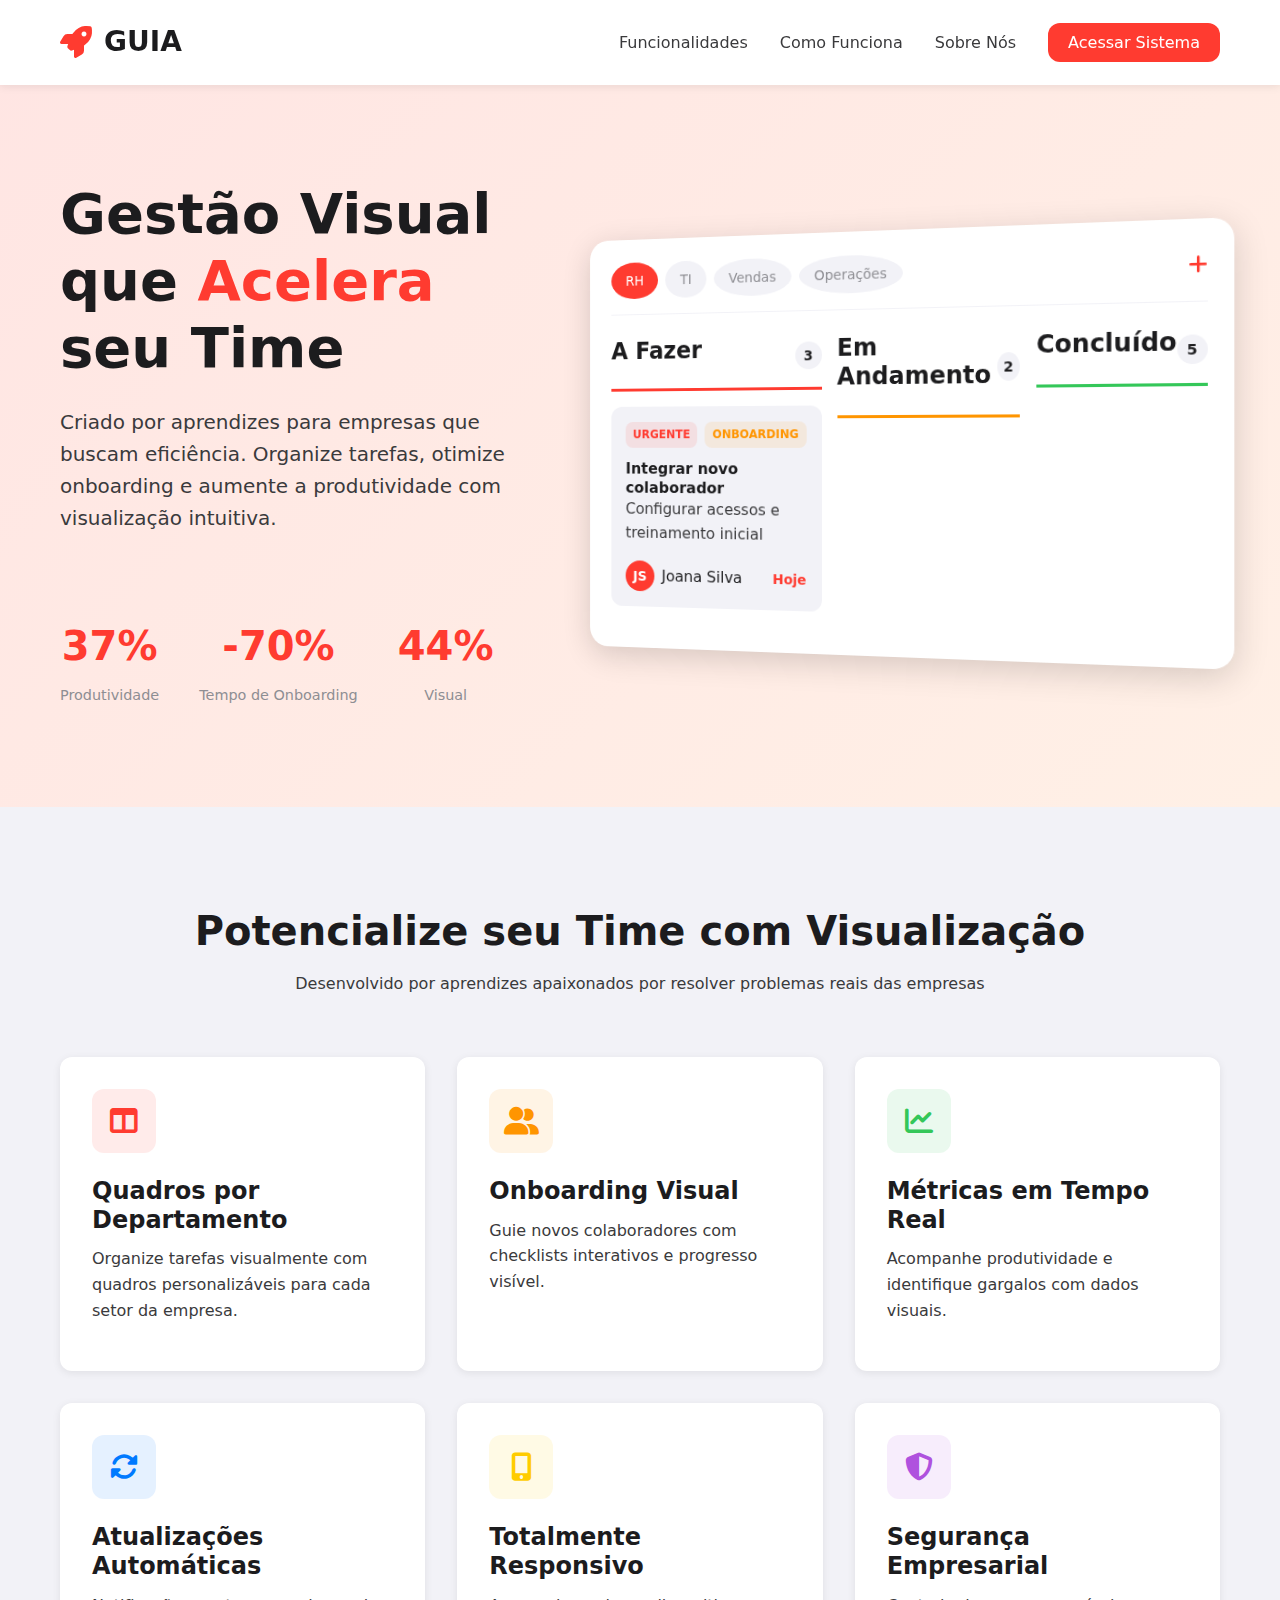
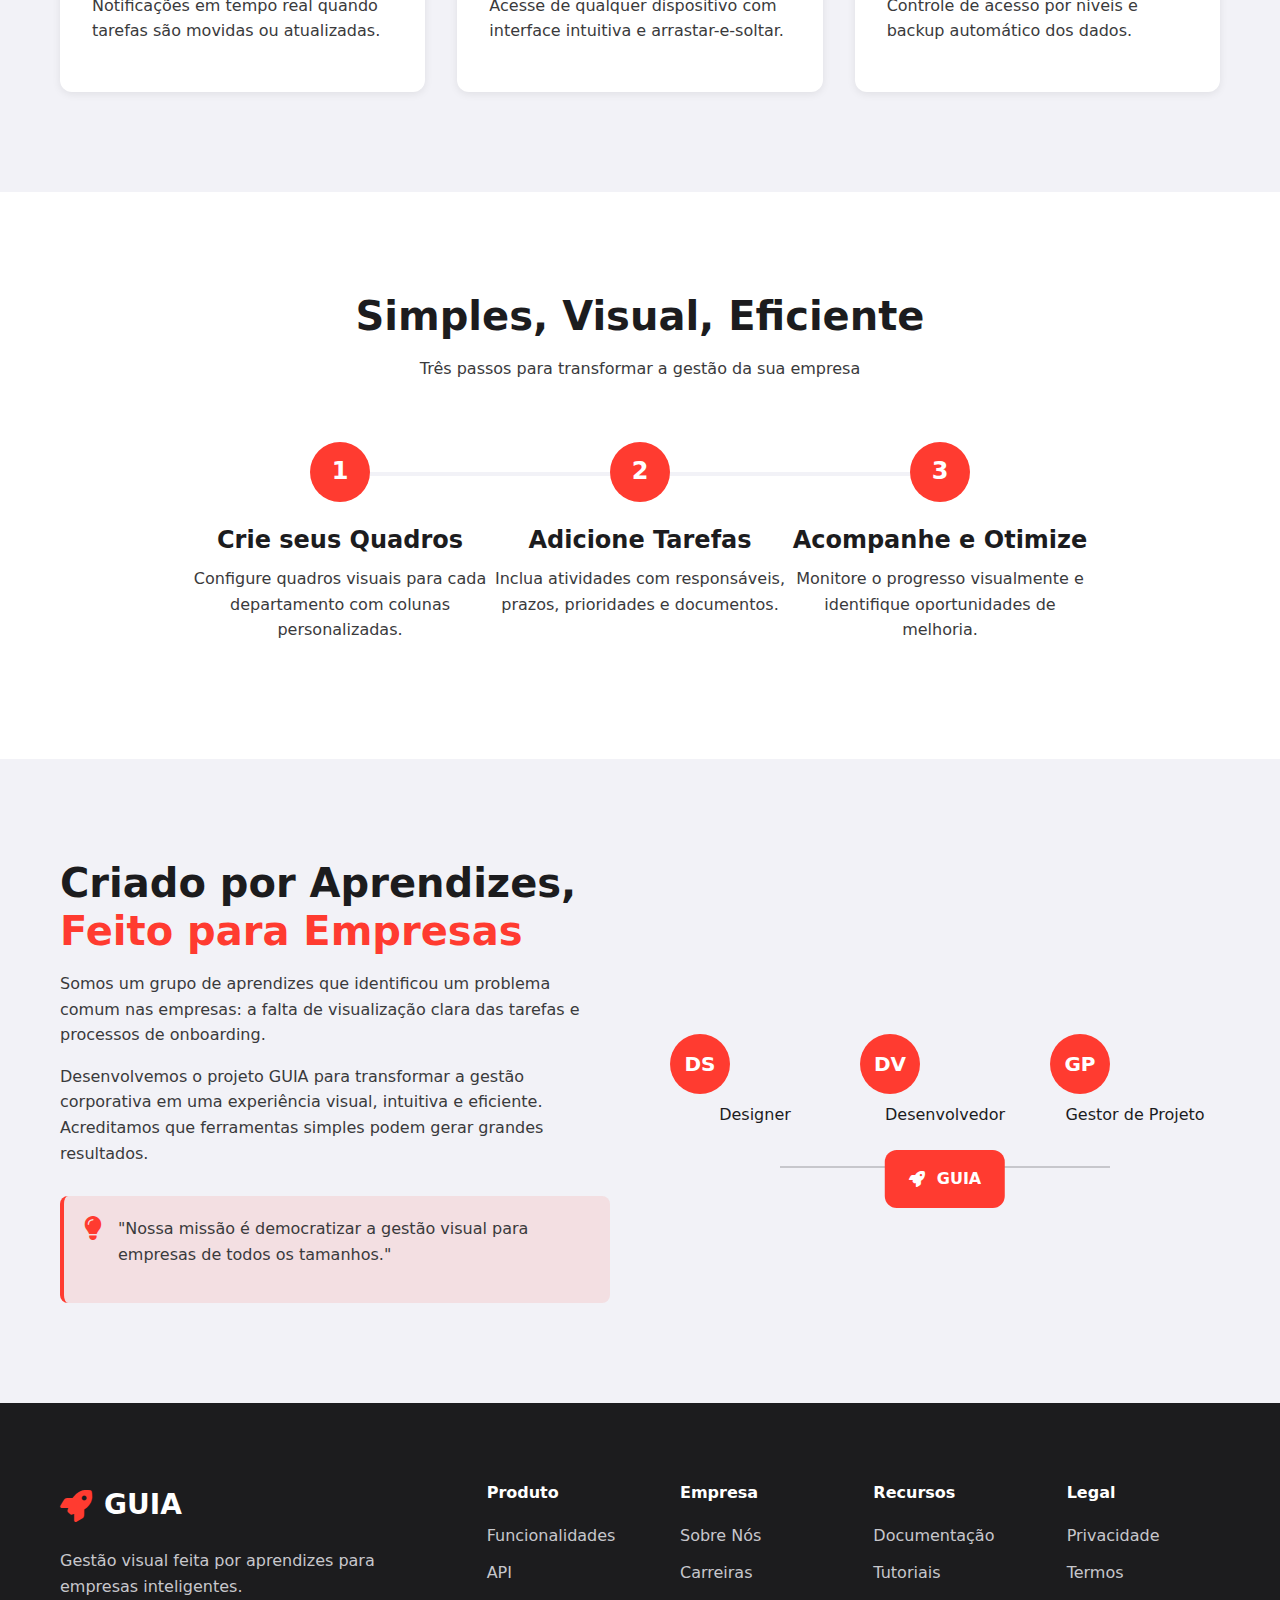
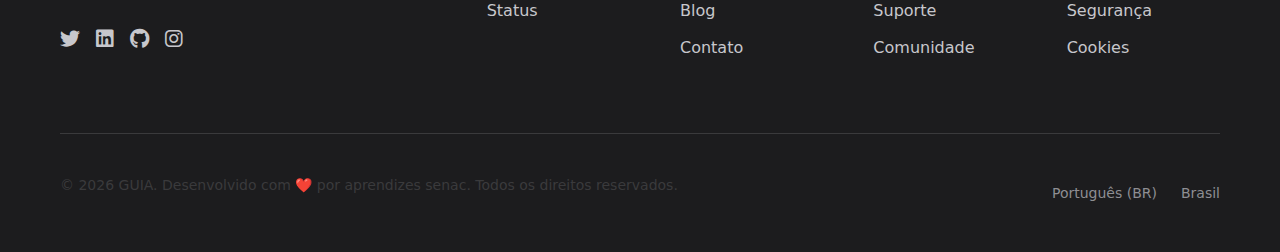
<file: index.html>
<!DOCTYPE html>
<html lang="pt-BR">
<head>
    <meta charset="UTF-8">
    <meta name="viewport" content="width=device-width, initial-scale=1.0">
    <title>GUIA - Gestão Unificada de Integração e Acolhimento</title>
    <link rel="stylesheet" href="styles/main.css">
    <link rel="stylesheet" href="https://cdnjs.cloudflare.com/ajax/libs/font-awesome/6.4.0/css/all.min.css">
    <link rel="icon" type="image/x-icon" href="assets/favicon.ico">
</head>
<body>
    <!-- Header -->
    <header class="main-header">
        <div class="container">
            <div class="header-content">
                <div class="logo">
                    <i class="fas fa-rocket rocket-icon"></i>
                    <span class="logo-text">GUIA<span>
                </div>
                <nav class="main-nav">
                    <ul>
                        <li><a href="#features">Funcionalidades</a></li>
                        <li><a href="#how-it-works">Como Funciona</a></li>
                        <li><a href="#about">Sobre Nós</a></li>
                        <li><a href="dashboard.html" class="nav-button">Acessar Sistema</a></li>
                    </ul>
                </nav>
                <button class="mobile-menu-btn">
                    <i class="fas fa-bars"></i>
                </button>
            </div>
        </div>
    </header>

    <!-- Hero Section -->
    <section class="hero-section">
        <div class="container">
            <div class="hero-content">
                <div class="hero-text">
                    <h1 class="hero-title">Gestão Visual que <span class="highlight">Acelera</span> seu Time</h1>
                    <p class="hero-subtitle">Criado por aprendizes para empresas que buscam eficiência. Organize tarefas, otimize onboarding e aumente a produtividade com visualização intuitiva.</p>
                    <div class="hero-buttons">
                    </div>
                    <div class="hero-stats">
                        <div class="stat">
                            <span class="stat-number">+85%</span>
                            <span class="stat-text">Produtividade</span>
                        </div>
                        <div class="stat">
                            <span class="stat-number">-70%</span>
                            <span class="stat-text">Tempo de Onboarding</span>
                        </div>
                        <div class="stat">
                            <span class="stat-number">100%</span>
                            <span class="stat-text">Visual</span>
                        </div>
                    </div>
                </div>
                <div class="hero-image">
                    <div class="dashboard-preview">
                        <div class="preview-header">
                            <div class="preview-tabs">
                                <span class="tab active">RH</span>
                                <span class="tab">TI</span>
                                <span class="tab">Vendas</span>
                                <span class="tab">Operações</span>
                            </div>
                            <div class="preview-actions">
                                <i class="fas fa-plus"></i>
                            </div>
                        </div>
                        <div class="kanban-preview">
                            <div class="kanban-column">
                                <div class="column-header" style="border-color: #FF3B30;">
                                    <h3>A Fazer</h3>
                                    <span class="task-count">3</span>
                                </div>
                                <div class="task-card">
                                    <div class="task-tags">
                                        <span class="tag urgent">URGENTE</span>
                                        <span class="tag onboarding">ONBOARDING</span>
                                    </div>
                                    <h4>Integrar novo colaborador</h4>
                                    <p>Configurar acessos e treinamento inicial</p>
                                    <div class="task-footer">
                                        <div class="assignee">
                                            <div class="avatar">JS</div>
                                            <span>Joana Silva</span>
                                        </div>
                                        <span class="deadline">Hoje</span>
                                    </div>
                                </div>
                            </div>
                            <div class="kanban-column">
                                <div class="column-header" style="border-color: #FF9500;">
                                    <h3>Em Andamento</h3>
                                    <span class="task-count">2</span>
                                </div>
                            </div>
                            <div class="kanban-column">
                                <div class="column-header" style="border-color: #34C759;">
                                    <h3>Concluído</h3>
                                    <span class="task-count">5</span>
                                </div>
                            </div>
                        </div>
                    </div>
                </div>
            </div>
        </div>
    </section>

    <!-- Features Section -->
    <section id="features" class="features-section">
        <div class="container">
            <div class="section-header">
                <h2>Potencialize seu Time com Visualização</h2>
                <p>Desenvolvido por aprendizes apaixonados por resolver problemas reais das empresas</p>
            </div>
            <div class="features-grid">
                <div class="feature-card">
                    <div class="feature-icon" style="background-color: rgba(255, 59, 48, 0.1);">
                        <i class="fas fa-columns" style="color: #FF3B30;"></i>
                    </div>
                    <h3>Quadros por Departamento</h3>
                    <p>Organize tarefas visualmente com quadros personalizáveis para cada setor da empresa.</p>
                </div>
                <div class="feature-card">
                    <div class="feature-icon" style="background-color: rgba(255, 149, 0, 0.1);">
                        <i class="fas fa-user-friends" style="color: #FF9500;"></i>
                    </div>
                    <h3>Onboarding Visual</h3>
                    <p>Guie novos colaboradores com checklists interativos e progresso visível.</p>
                </div>
                <div class="feature-card">
                    <div class="feature-icon" style="background-color: rgba(52, 199, 89, 0.1);">
                        <i class="fas fa-chart-line" style="color: #34C759;"></i>
                    </div>
                    <h3>Métricas em Tempo Real</h3>
                    <p>Acompanhe produtividade e identifique gargalos com dados visuais.</p>
                </div>
                <div class="feature-card">
                    <div class="feature-icon" style="background-color: rgba(0, 122, 255, 0.1);">
                        <i class="fas fa-sync-alt" style="color: #007AFF;"></i>
                    </div>
                    <h3>Atualizações Automáticas</h3>
                    <p>Notificações em tempo real quando tarefas são movidas ou atualizadas.</p>
                </div>
                <div class="feature-card">
                    <div class="feature-icon" style="background-color: rgba(255, 204, 0, 0.1);">
                        <i class="fas fa-mobile-alt" style="color: #FFCC00;"></i>
                    </div>
                    <h3>Totalmente Responsivo</h3>
                    <p>Acesse de qualquer dispositivo com interface intuitiva e arrastar-e-soltar.</p>
                </div>
                <div class="feature-card">
                    <div class="feature-icon" style="background-color: rgba(175, 82, 222, 0.1);">
                        <i class="fas fa-shield-alt" style="color: #AF52DE;"></i>
                    </div>
                    <h3>Segurança Empresarial</h3>
                    <p>Controle de acesso por níveis e backup automático dos dados.</p>
                </div>
            </div>
        </div>
    </section>

    <!-- How It Works -->
    <section id="how-it-works" class="how-it-works">
        <div class="container">
            <div class="section-header">
                <h2>Simples, Visual, Eficiente</h2>
                <p>Três passos para transformar a gestão da sua empresa</p>
            </div>
            <div class="steps-container">
                <div class="step">
                    <div class="step-number">1</div>
                    <h3>Crie seus Quadros</h3>
                    <p>Configure quadros visuais para cada departamento com colunas personalizadas.</p>
                </div>
                <div class="step-line"></div>
                <div class="step">
                    <div class="step-number">2</div>
                    <h3>Adicione Tarefas</h3>
                    <p>Inclua atividades com responsáveis, prazos, prioridades e documentos.</p>
                </div>
                <div class="step-line"></div>
                <div class="step">
                    <div class="step-number">3</div>
                    <h3>Acompanhe e Otimize</h3>
                    <p>Monitore o progresso visualmente e identifique oportunidades de melhoria.</p>
                </div>
            </div>
        </div>
    </section>

    <!-- About Us -->
    <section id="about" class="about-section">
        <div class="container">
            <div class="about-content">
                <div class="about-text">
                    <h2>Criado por Aprendizes, <span class="highlight">Feito para Empresas</span></h2>
                    <p>Somos um grupo de aprendizes que identificou um problema comum nas empresas: a falta de visualização clara das tarefas e processos de onboarding.</p>
                    <p>Desenvolvemos o projeto GUIA para transformar a gestão corporativa em uma experiência visual, intuitiva e eficiente. Acreditamos que ferramentas simples podem gerar grandes resultados.</p>
                    <div class="team-highlight">
                        <i class="fas fa-lightbulb"></i>
                        <p>"Nossa missão é democratizar a gestão visual para empresas de todos os tamanhos."</p>
                    </div>
                </div>
                <div class="about-image">
                    <div class="team-illustration">
                        <div class="person person-1">
                            <div class="avatar-large">DS</div>
                            <span>Designer</span>
                        </div>
                        <div class="person person-2">
                            <div class="avatar-large">DV</div>
                            <span>Desenvolvedor</span>
                        </div>
                        <div class="person person-3">
                            <div class="avatar-large">GP</div>
                            <span>Gestor de Projeto</span>
                        </div>
                        <div class="connection-line"></div>
                        <div class="project-result">
                            <i class="fas fa-rocket"></i>
                            <span>GUIA</span>
                        </div>
                    </div>
                </div>
            </div>
        </div>
    </section>

    <!-- Footer -->
    <footer class="main-footer">
        <div class="container">
            <div class="footer-content">
                <div class="footer-brand">
                    <div class="logo">
                        <i class="fas fa-rocket rocket-icon"></i>
                        <span class="logo-text">GUIA<span class="logo-flow">
                    </div>
                    <p class="footer-tagline">Gestão visual feita por aprendizes para empresas inteligentes.</p>
                    <div class="social-links">
                        <a href="#"><i class="fab fa-twitter"></i></a>
                        <a href="#"><i class="fab fa-linkedin"></i></a>
                        <a href="#"><i class="fab fa-github"></i></a>
                        <a href="#"><i class="fab fa-instagram"></i></a>
                    </div>
                </div>
                <div class="footer-links">
                    <div class="link-group">
                        <h4>Produto</h4>
                        <a href="#">Funcionalidades</a>
                        <a href="#">API</a>
                        <a href="#">Status</a>
                    </div>
                    <div class="link-group">
                        <h4>Empresa</h4>
                        <a href="#">Sobre Nós</a>
                        <a href="#">Carreiras</a>
                        <a href="#">Blog</a>
                        <a href="#">Contato</a>
                    </div>
                    <div class="link-group">
                        <h4>Recursos</h4>
                        <a href="#">Documentação</a>
                        <a href="#">Tutoriais</a>
                        <a href="#">Suporte</a>
                        <a href="#">Comunidade</a>
                    </div>
                    <div class="link-group">
                        <h4>Legal</h4>
                        <a href="#">Privacidade</a>
                        <a href="#">Termos</a>
                        <a href="#">Segurança</a>
                        <a href="#">Cookies</a>
                    </div>
                </div>
            </div>
            <div class="footer-bottom">
                <p>&copy; 2026 GUIA. Desenvolvido com ❤️ por aprendizes senac. Todos os direitos reservados.</p>
                <div class="footer-bottom-links">
                    <span>Português (BR)</span>
                    <span>Brasil</span>
                </div>
            </div>
        </div>
    </footer>

    <script src="scripts/main.js"></script>
</body>
</html>
</file>
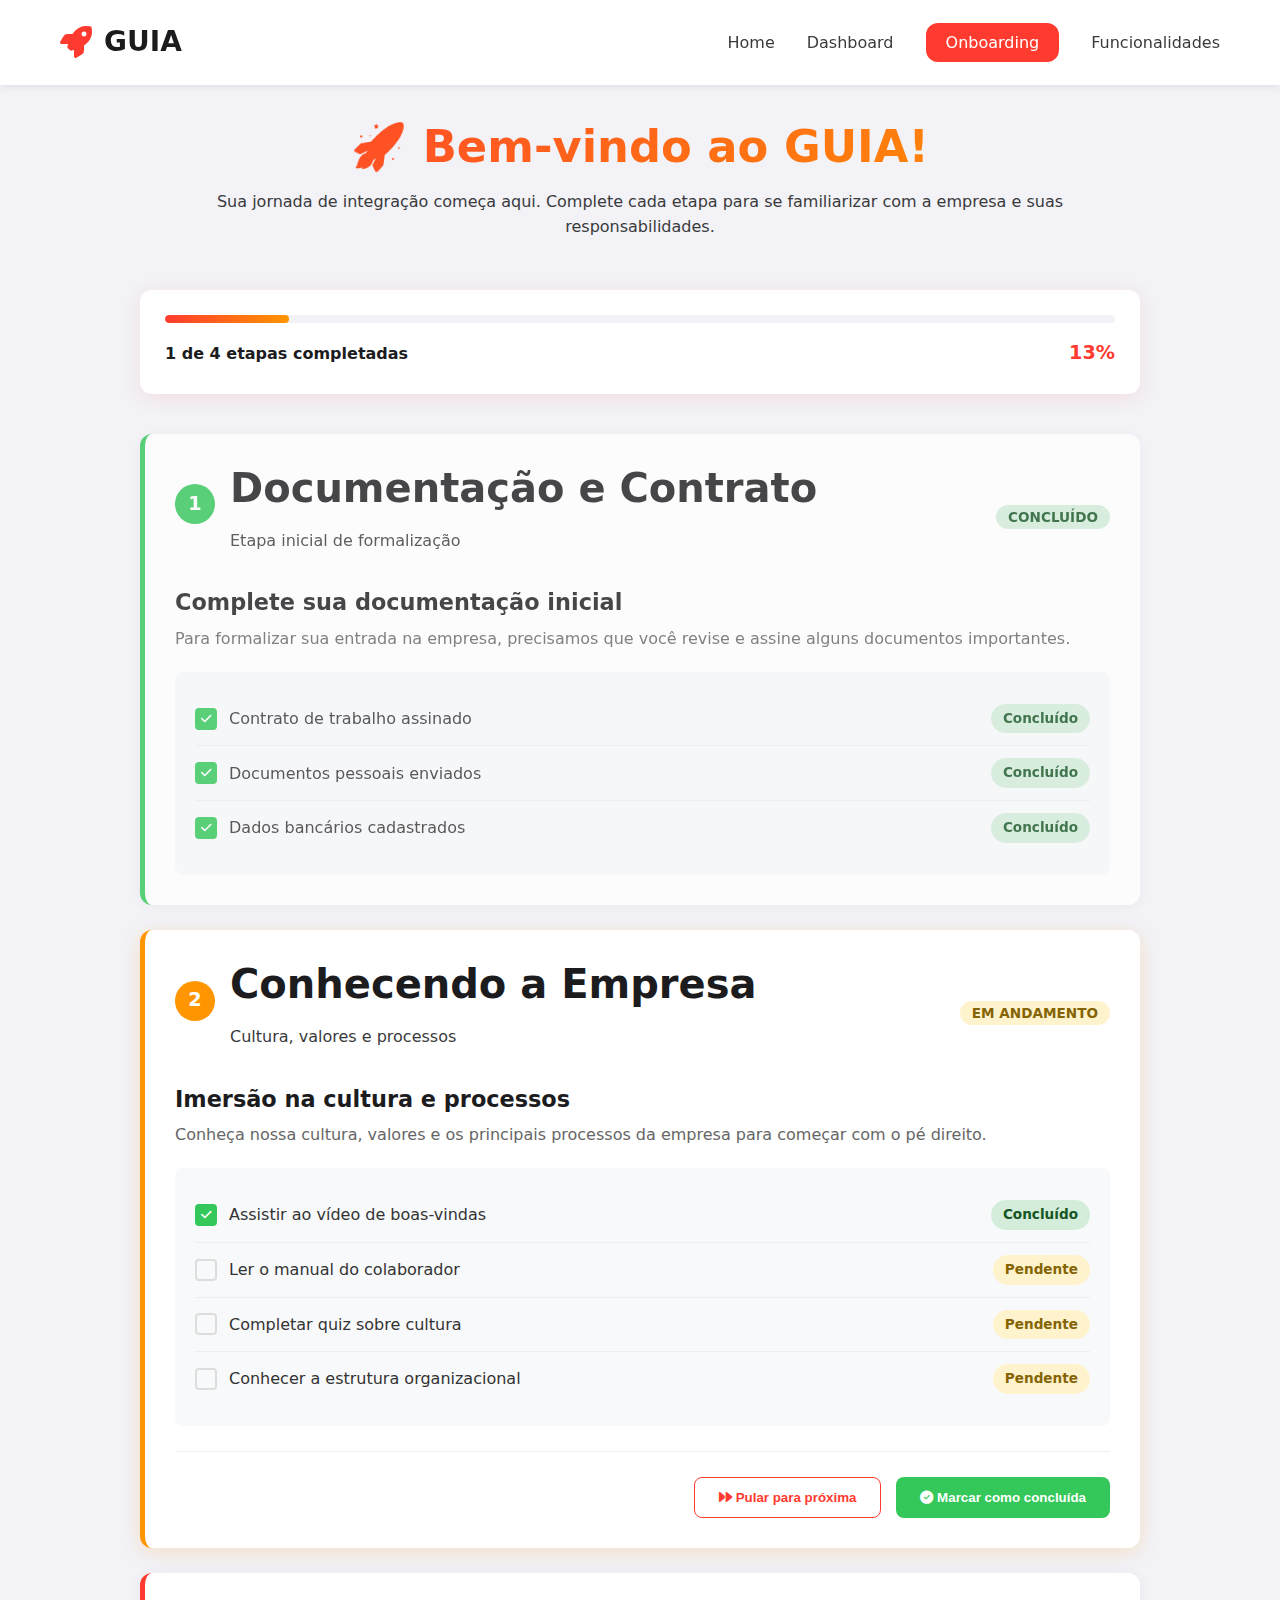
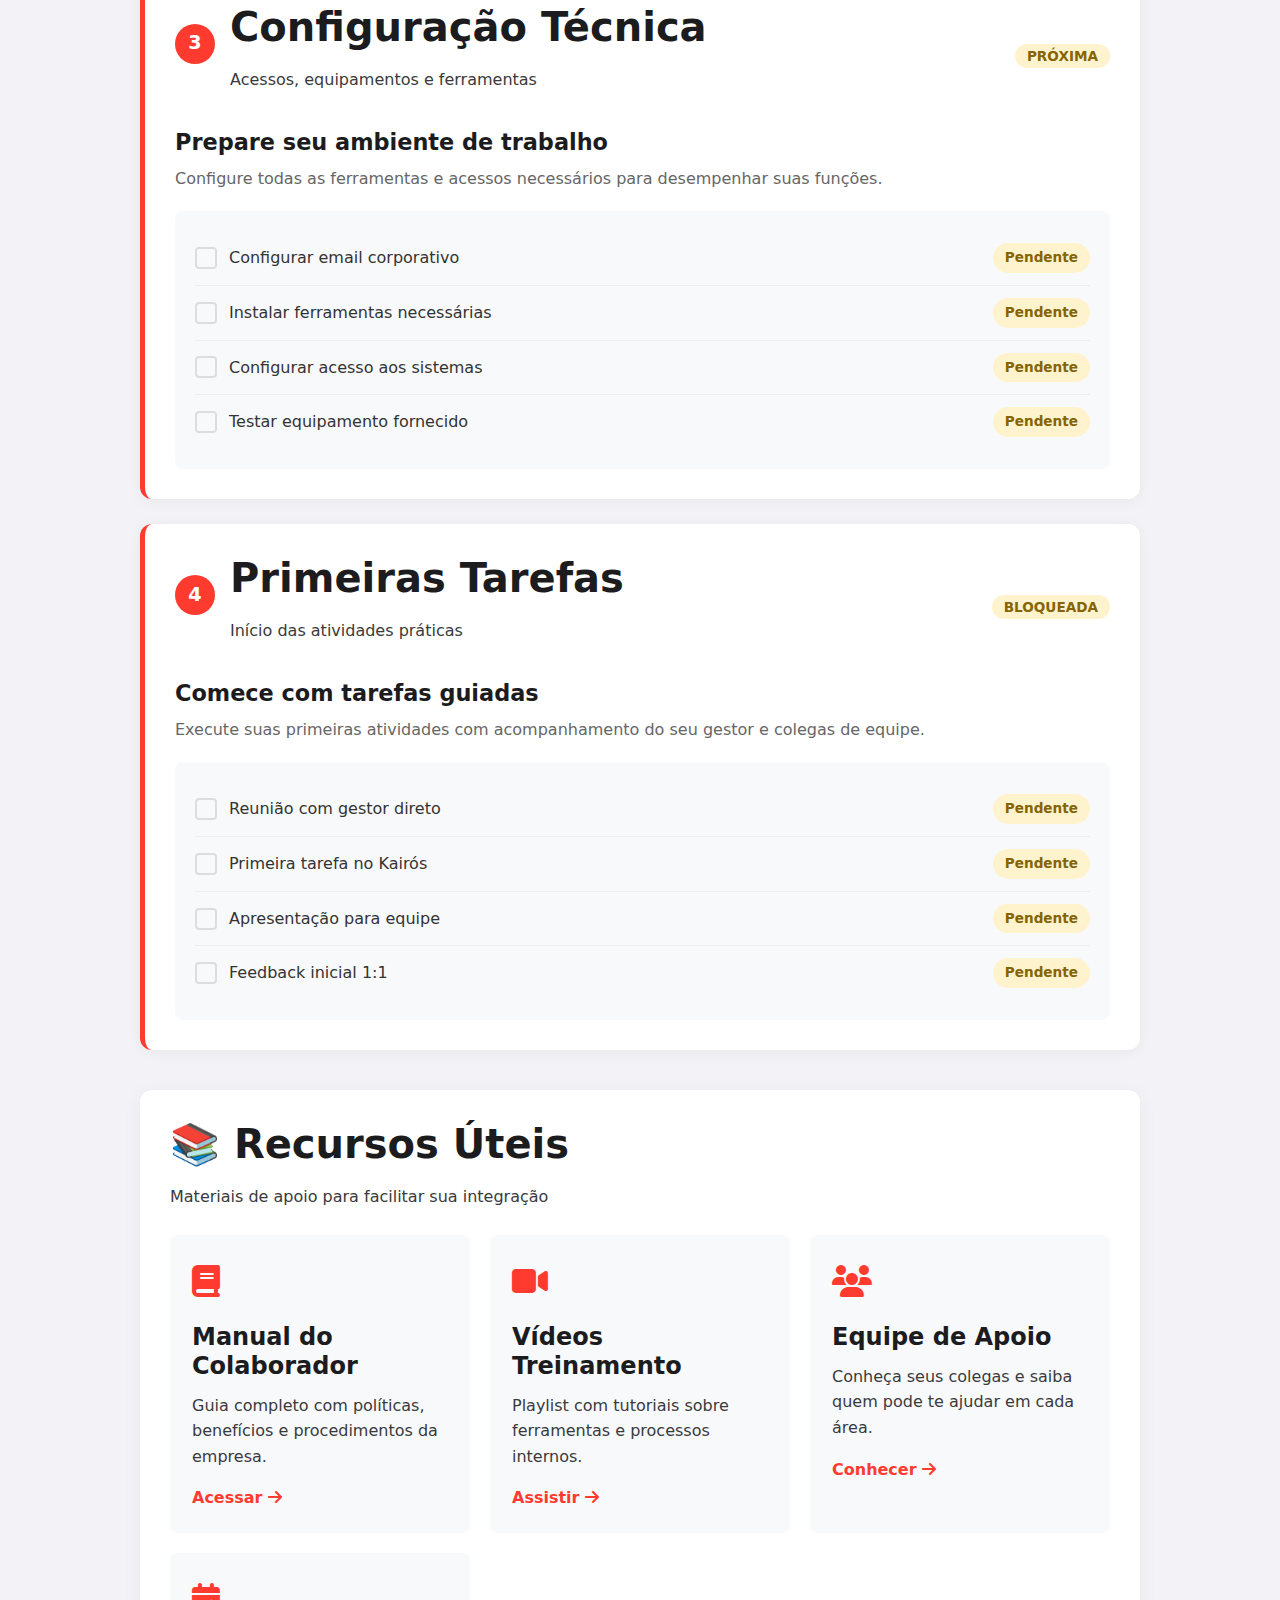
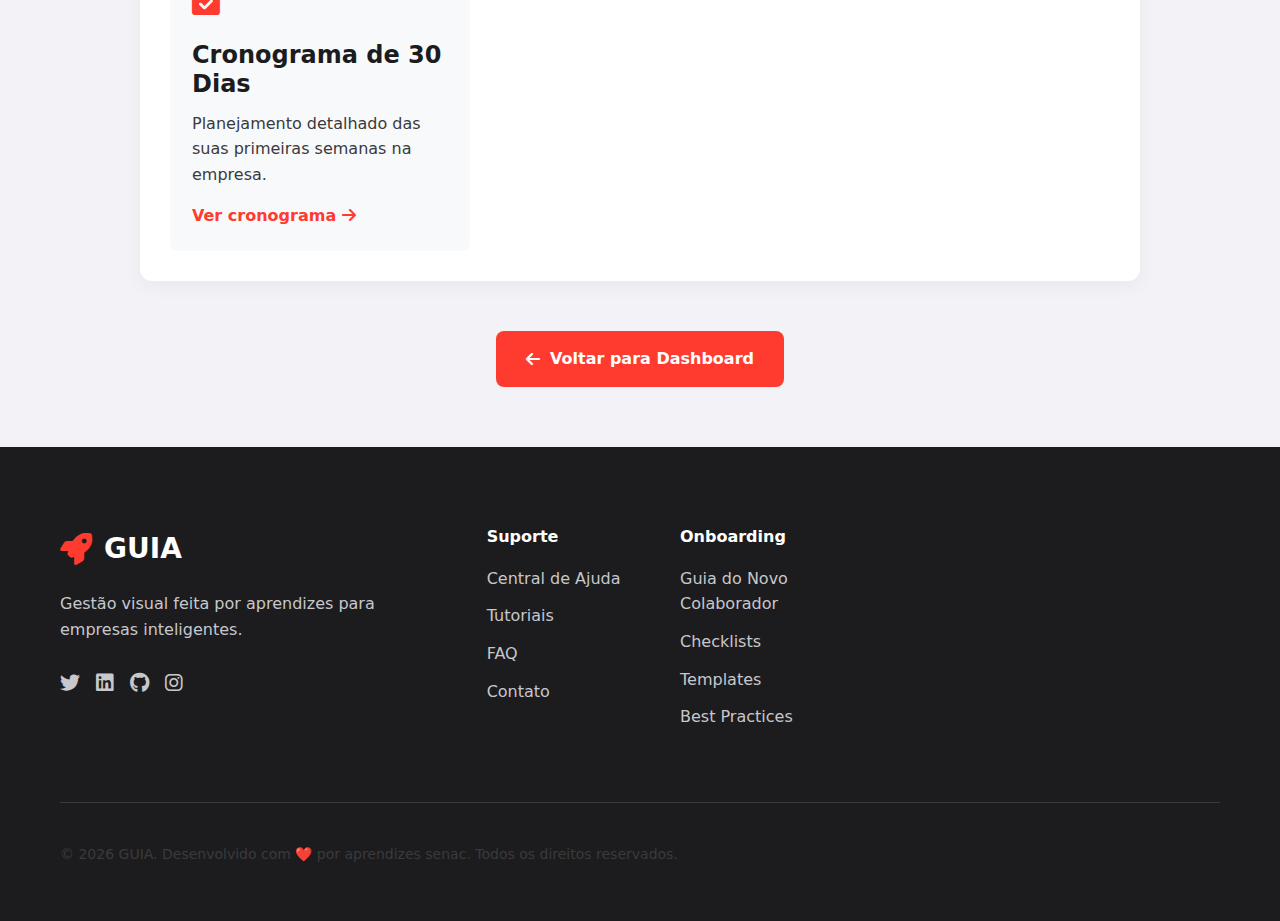
<file: onboarding.html>
<!DOCTYPE html>
<html lang="pt-BR">
<head>
    <meta charset="UTF-8">
    <meta name="viewport" content="width=device-width, initial-scale=1.0">
    <title>Onboarding - GUIA</title>
    <link rel="stylesheet" href="styles/main.css">
    <link rel="stylesheet" href="styles/dashboard.css">
    <link rel="stylesheet" href="https://cdnjs.cloudflare.com/ajax/libs/font-awesome/6.4.0/css/all.min.css">
    <style>
        .onboarding-container {
            padding: 120px 0 60px;
            max-width: 1000px;
            margin: 0 auto;
        }
        
        .onboarding-header {
            text-align: center;
            margin-bottom: 50px;
        }
        
        .onboarding-header h1 {
            font-size: 2.8rem;
            margin-bottom: 15px;
            background: linear-gradient(135deg, #FF3B30, #FF9500);
            -webkit-background-clip: text;
            -webkit-text-fill-color: transparent;
            background-clip: text;
        }
        
        .onboarding-progress {
            background: #FFF;
            border-radius: 12px;
            padding: 25px;
            box-shadow: 0 4px 20px rgba(255, 59, 48, 0.1);
            margin-bottom: 40px;
        }
        
        .progress-bar {
            height: 8px;
            background: #F2F2F7;
            border-radius: 4px;
            margin-bottom: 15px;
            overflow: hidden;
        }
        
        .progress-fill {
            height: 100%;
            background: linear-gradient(90deg, #FF3B30, #FF9500);
            border-radius: 4px;
            width: 25%;
            transition: width 0.5s ease;
        }
        
        .progress-info {
            display: flex;
            justify-content: space-between;
            align-items: center;
        }
        
        .progress-text {
            font-weight: 600;
            color: #1C1C1E;
        }
        
        .progress-percentage {
            font-weight: 700;
            color: #FF3B30;
            font-size: 1.2rem;
        }
        
        .onboarding-steps {
            display: flex;
            flex-direction: column;
            gap: 25px;
            margin-bottom: 40px;
        }
        
        .step-card {
            background: #FFF;
            border-radius: 12px;
            padding: 30px;
            box-shadow: 0 2px 15px rgba(0,0,0,0.05);
            border-left: 5px solid #FF3B30;
            transition: all 0.3s ease;
        }
        
        .step-card:hover {
            transform: translateY(-5px);
            box-shadow: 0 8px 25px rgba(255, 59, 48, 0.15);
        }
        
        .step-card.completed {
            border-left-color: #34C759;
            opacity: 0.8;
        }
        
        .step-card.current {
            border-left-color: #FF9500;
            box-shadow: 0 4px 20px rgba(255, 149, 0, 0.2);
        }
        
        .step-header {
            display: flex;
            justify-content: space-between;
            align-items: center;
            margin-bottom: 20px;
        }
        
        .step-title {
            display: flex;
            align-items: center;
            gap: 15px;
        }
        
        .step-number {
            width: 40px;
            height: 40px;
            border-radius: 50%;
            background: #FF3B30;
            color: #FFF;
            display: flex;
            align-items: center;
            justify-content: center;
            font-weight: 700;
            font-size: 1.2rem;
        }
        
        .step-card.completed .step-number {
            background: #34C759;
        }
        
        .step-card.current .step-number {
            background: #FF9500;
        }
        
        .step-content h3 {
            font-size: 1.4rem;
            margin-bottom: 10px;
            color: #1C1C1E;
        }
        
        .step-content p {
            color: #666;
            margin-bottom: 20px;
            line-height: 1.6;
        }
        
        .step-tasks {
            background: #F8F9FA;
            border-radius: 8px;
            padding: 20px;
            margin-top: 20px;
        }
        
        .task-list {
            list-style: none;
        }
        
        .task-item {
            display: flex;
            align-items: center;
            gap: 12px;
            padding: 12px 0;
            border-bottom: 1px solid #EEE;
        }
        
        .task-item:last-child {
            border-bottom: none;
        }
        
        .task-checkbox {
            width: 22px;
            height: 22px;
            border: 2px solid #DDD;
            border-radius: 4px;
            display: flex;
            align-items: center;
            justify-content: center;
            cursor: pointer;
            transition: all 0.2s ease;
        }
        
        .task-checkbox.checked {
            background: #34C759;
            border-color: #34C759;
            color: #FFF;
        }
        
        .task-checkbox i {
            font-size: 12px;
            display: none;
        }
        
        .task-checkbox.checked i {
            display: block;
        }
        
        .task-text {
            flex: 1;
            color: #333;
        }
        
        .task-status {
            font-size: 0.85rem;
            font-weight: 600;
            padding: 4px 12px;
            border-radius: 20px;
            background: #F2F2F7;
        }
        
        .task-status.completed {
            background: #D4EDDA;
            color: #155724;
        }
        
        .task-status.pending {
            background: #FFF3CD;
            color: #856404;
        }
        
        .step-actions {
            display: flex;
            justify-content: flex-end;
            gap: 15px;
            margin-top: 25px;
            padding-top: 25px;
            border-top: 1px solid #EEE;
        }
        
        .btn-complete {
            background: #34C759;
            color: #FFF;
            border: none;
            padding: 12px 24px;
            border-radius: 8px;
            font-weight: 600;
            cursor: pointer;
            transition: all 0.3s ease;
        }
        
        .btn-complete:hover {
            background: #28A745;
            transform: translateY(-2px);
        }
        
        .btn-skip {
            background: transparent;
            color: #FF3B30;
            border: 1px solid #FF3B30;
            padding: 12px 24px;
            border-radius: 8px;
            font-weight: 600;
            cursor: pointer;
            transition: all 0.3s ease;
        }
        
        .btn-skip:hover {
            background: rgba(255, 59, 48, 0.1);
        }
        
        .resources-section {
            background: #FFF;
            border-radius: 12px;
            padding: 30px;
            margin-top: 40px;
            box-shadow: 0 4px 20px rgba(0,0,0,0.05);
        }
        
        .resources-grid {
            display: grid;
            grid-template-columns: repeat(auto-fit, minmax(250px, 1fr));
            gap: 20px;
            margin-top: 25px;
        }
        
        .resource-card {
            background: #F8F9FA;
            border-radius: 8px;
            padding: 20px;
            transition: all 0.3s ease;
            border: 2px solid transparent;
        }
        
        .resource-card:hover {
            border-color: #FF3B30;
            transform: translateY(-3px);
        }
        
        .resource-icon {
            font-size: 2rem;
            color: #FF3B30;
            margin-bottom: 15px;
        }
        
        .back-to-dashboard {
            text-align: center;
            margin-top: 50px;
        }
        
        .btn-dashboard {
            display: inline-flex;
            align-items: center;
            gap: 10px;
            background: #FF3B30;
            color: #FFF;
            text-decoration: none;
            padding: 15px 30px;
            border-radius: 8px;
            font-weight: 600;
            transition: all 0.3s ease;
        }
        
        .btn-dashboard:hover {
            background: #E5352B;
            transform: translateY(-2px);
            box-shadow: 0 8px 25px rgba(255, 59, 48, 0.3);
        }
        
        @media (max-width: 768px) {
            .onboarding-container {
                padding: 100px 20px 40px;
            }
            
            .onboarding-header h1 {
                font-size: 2.2rem;
            }
            
            .step-card {
                padding: 20px;
            }
            
            .step-actions {
                flex-direction: column;
            }
        }
    </style>
</head>
<body>
    <!-- Header -->
    <header class="main-header">
        <div class="container">
            <div class="header-content">
                <div class="logo">
                    <i class="fas fa-rocket rocket-icon"></i>
                    <span class="logo-text">GUIA<span class="logo-flow"></span>
                </div>
                <nav class="main-nav">
                    <ul>
                        <li><a href="index.html">Home</a></li>
                        <li><a href="dashboard.html">Dashboard</a></li>
                        <li><a href="onboarding.html" class="nav-button">Onboarding</a></li>
                        <li><a href="index.html#features">Funcionalidades</a></li>
                    </ul>
                </nav>
                <button class="mobile-menu-btn">
                    <i class="fas fa-bars"></i>
                </button>
            </div>
        </div>
    </header>

    <!-- Onboarding Content -->
    <div class="onboarding-container">
        <div class="onboarding-header">
            <h1>🚀 Bem-vindo ao GUIA!</h1>
            <p>Sua jornada de integração começa aqui. Complete cada etapa para se familiarizar com a empresa e suas responsabilidades.</p>
        </div>
        
        <!-- Progress Bar -->
        <div class="onboarding-progress">
            <div class="progress-bar">
                <div class="progress-fill" id="progressFill"></div>
            </div>
            <div class="progress-info">
                <div class="progress-text">
                    <span id="completedSteps">1</span> de <span id="totalSteps">4</span> etapas completadas
                </div>
                <div class="progress-percentage" id="progressPercentage">25%</div>
            </div>
        </div>
        
        <!-- Onboarding Steps -->
        <div class="onboarding-steps">
            <!-- Step 1 -->
            <div class="step-card completed">
                <div class="step-header">
                    <div class="step-title">
                        <div class="step-number">1</div>
                        <div>
                            <h2>Documentação e Contrato</h2>
                            <p>Etapa inicial de formalização</p>
                        </div>
                    </div>
                    <div class="step-status">
                        <span class="task-status completed">CONCLUÍDO</span>
                    </div>
                </div>
                <div class="step-content">
                    <h3>Complete sua documentação inicial</h3>
                    <p>Para formalizar sua entrada na empresa, precisamos que você revise e assine alguns documentos importantes.</p>
                    
                    <div class="step-tasks">
                        <ul class="task-list">
                            <li class="task-item">
                                <div class="task-checkbox checked">
                                    <i class="fas fa-check"></i>
                                </div>
                                <div class="task-text">Contrato de trabalho assinado</div>
                                <span class="task-status completed">Concluído</span>
                            </li>
                            <li class="task-item">
                                <div class="task-checkbox checked">
                                    <i class="fas fa-check"></i>
                                </div>
                                <div class="task-text">Documentos pessoais enviados</div>
                                <span class="task-status completed">Concluído</span>
                            </li>
                            <li class="task-item">
                                <div class="task-checkbox checked">
                                    <i class="fas fa-check"></i>
                                </div>
                                <div class="task-text">Dados bancários cadastrados</div>
                                <span class="task-status completed">Concluído</span>
                            </li>
                        </ul>
                    </div>
                </div>
            </div>
            
            <!-- Step 2 -->
            <div class="step-card current">
                <div class="step-header">
                    <div class="step-title">
                        <div class="step-number">2</div>
                        <div>
                            <h2>Conhecendo a Empresa</h2>
                            <p>Cultura, valores e processos</p>
                        </div>
                    </div>
                    <div class="step-status">
                        <span class="task-status pending">EM ANDAMENTO</span>
                    </div>
                </div>
                <div class="step-content">
                    <h3>Imersão na cultura e processos</h3>
                    <p>Conheça nossa cultura, valores e os principais processos da empresa para começar com o pé direito.</p>
                    
                    <div class="step-tasks">
                        <ul class="task-list">
                            <li class="task-item">
                                <div class="task-checkbox checked">
                                    <i class="fas fa-check"></i>
                                </div>
                                <div class="task-text">Assistir ao vídeo de boas-vindas</div>
                                <span class="task-status completed">Concluído</span>
                            </li>
                            <li class="task-item">
                                <div class="task-checkbox" onclick="toggleTask(this)">
                                    <i class="fas fa-check"></i>
                                </div>
                                <div class="task-text">Ler o manual do colaborador</div>
                                <span class="task-status pending">Pendente</span>
                            </li>
                            <li class="task-item">
                                <div class="task-checkbox" onclick="toggleTask(this)">
                                    <i class="fas fa-check"></i>
                                </div>
                                <div class="task-text">Completar quiz sobre cultura</div>
                                <span class="task-status pending">Pendente</span>
                            </li>
                            <li class="task-item">
                                <div class="task-checkbox" onclick="toggleTask(this)">
                                    <i class="fas fa-check"></i>
                                </div>
                                <div class="task-text">Conhecer a estrutura organizacional</div>
                                <span class="task-status pending">Pendente</span>
                            </li>
                        </ul>
                    </div>
                    
                    <div class="step-actions">
                        <button class="btn-skip" onclick="skipStep()">
                            <i class="fas fa-forward"></i> Pular para próxima
                        </button>
                        <button class="btn-complete" onclick="completeStep(2)">
                            <i class="fas fa-check-circle"></i> Marcar como concluída
                        </button>
                    </div>
                </div>
            </div>
            
            <!-- Step 3 -->
            <div class="step-card">
                <div class="step-header">
                    <div class="step-title">
                        <div class="step-number">3</div>
                        <div>
                            <h2>Configuração Técnica</h2>
                            <p>Acessos, equipamentos e ferramentas</p>
                        </div>
                    </div>
                    <div class="step-status">
                        <span class="task-status pending">PRÓXIMA</span>
                    </div>
                </div>
                <div class="step-content">
                    <h3>Prepare seu ambiente de trabalho</h3>
                    <p>Configure todas as ferramentas e acessos necessários para desempenhar suas funções.</p>
                    
                    <div class="step-tasks">
                        <ul class="task-list">
                            <li class="task-item">
                                <div class="task-checkbox" onclick="toggleTask(this)">
                                    <i class="fas fa-check"></i>
                                </div>
                                <div class="task-text">Configurar email corporativo</div>
                                <span class="task-status pending">Pendente</span>
                            </li>
                            <li class="task-item">
                                <div class="task-checkbox" onclick="toggleTask(this)">
                                    <i class="fas fa-check"></i>
                                </div>
                                <div class="task-text">Instalar ferramentas necessárias</div>
                                <span class="task-status pending">Pendente</span>
                            </li>
                            <li class="task-item">
                                <div class="task-checkbox" onclick="toggleTask(this)">
                                    <i class="fas fa-check"></i>
                                </div>
                                <div class="task-text">Configurar acesso aos sistemas</div>
                                <span class="task-status pending">Pendente</span>
                            </li>
                            <li class="task-item">
                                <div class="task-checkbox" onclick="toggleTask(this)">
                                    <i class="fas fa-check"></i>
                                </div>
                                <div class="task-text">Testar equipamento fornecido</div>
                                <span class="task-status pending">Pendente</span>
                            </li>
                        </ul>
                    </div>
                </div>
            </div>
            
            <!-- Step 4 -->
            <div class="step-card">
                <div class="step-header">
                    <div class="step-title">
                        <div class="step-number">4</div>
                        <div>
                            <h2>Primeiras Tarefas</h2>
                            <p>Início das atividades práticas</p>
                        </div>
                    </div>
                    <div class="step-status">
                        <span class="task-status pending">BLOQUEADA</span>
                    </div>
                </div>
                <div class="step-content">
                    <h3>Comece com tarefas guiadas</h3>
                    <p>Execute suas primeiras atividades com acompanhamento do seu gestor e colegas de equipe.</p>
                    
                    <div class="step-tasks">
                        <ul class="task-list">
                            <li class="task-item">
                                <div class="task-checkbox" onclick="toggleTask(this)">
                                    <i class="fas fa-check"></i>
                                </div>
                                <div class="task-text">Reunião com gestor direto</div>
                                <span class="task-status pending">Pendente</span>
                            </li>
                            <li class="task-item">
                                <div class="task-checkbox" onclick="toggleTask(this)">
                                    <i class="fas fa-check"></i>
                                </div>
                                <div class="task-text">Primeira tarefa no Kairós</div>
                                <span class="task-status pending">Pendente</span>
                            </li>
                            <li class="task-item">
                                <div class="task-checkbox" onclick="toggleTask(this)">
                                    <i class="fas fa-check"></i>
                                </div>
                                <div class="task-text">Apresentação para equipe</div>
                                <span class="task-status pending">Pendente</span>
                            </li>
                            <li class="task-item">
                                <div class="task-checkbox" onclick="toggleTask(this)">
                                    <i class="fas fa-check"></i>
                                </div>
                                <div class="task-text">Feedback inicial 1:1</div>
                                <span class="task-status pending">Pendente</span>
                            </li>
                        </ul>
                    </div>
                </div>
            </div>
        </div>
        
        <!-- Resources Section -->
        <div class="resources-section">
            <h2>📚 Recursos Úteis</h2>
            <p>Materiais de apoio para facilitar sua integração</p>
            
            <div class="resources-grid">
                <div class="resource-card">
                    <div class="resource-icon">
                        <i class="fas fa-book"></i>
                    </div>
                    <h3>Manual do Colaborador</h3>
                    <p>Guia completo com políticas, benefícios e procedimentos da empresa.</p>
                    <a href="#" style="color: #FF3B30; font-weight: 600; text-decoration: none;">
                        Acessar <i class="fas fa-arrow-right"></i>
                    </a>
                </div>
                
                <div class="resource-card">
                    <div class="resource-icon">
                        <i class="fas fa-video"></i>
                    </div>
                    <h3>Vídeos Treinamento</h3>
                    <p>Playlist com tutoriais sobre ferramentas e processos internos.</p>
                    <a href="#" style="color: #FF3B30; font-weight: 600; text-decoration: none;">
                        Assistir <i class="fas fa-arrow-right"></i>
                    </a>
                </div>
                
                <div class="resource-card">
                    <div class="resource-icon">
                        <i class="fas fa-users"></i>
                    </div>
                    <h3>Equipe de Apoio</h3>
                    <p>Conheça seus colegas e saiba quem pode te ajudar em cada área.</p>
                    <a href="#" style="color: #FF3B30; font-weight: 600; text-decoration: none;">
                        Conhecer <i class="fas fa-arrow-right"></i>
                    </a>
                </div>
                
                <div class="resource-card">
                    <div class="resource-icon">
                        <i class="fas fa-calendar-check"></i>
                    </div>
                    <h3>Cronograma de 30 Dias</h3>
                    <p>Planejamento detalhado das suas primeiras semanas na empresa.</p>
                    <a href="#" style="color: #FF3B30; font-weight: 600; text-decoration: none;">
                        Ver cronograma <i class="fas fa-arrow-right"></i>
                    </a>
                </div>
            </div>
        </div>
        
        <!-- Back to Dashboard -->
        <div class="back-to-dashboard">
            <a href="dashboard.html" class="btn-dashboard">
                <i class="fas fa-arrow-left"></i> Voltar para Dashboard
            </a>
        </div>
    </div>

    <!-- Footer -->
    <footer class="main-footer">
        <div class="container">
            <div class="footer-content">
                <div class="footer-brand">
                    <div class="logo">
                        <i class="fas fa-rocket rocket-icon"></i>
                        <span class="logo-text">GUIA<span class="logo-flow"></span>
                    </div>
                    <p class="footer-tagline">Gestão visual feita por aprendizes para empresas inteligentes.</p>
                    <div class="social-links">
                        <a href="#"><i class="fab fa-twitter"></i></a>
                        <a href="#"><i class="fab fa-linkedin"></i></a>
                        <a href="#"><i class="fab fa-github"></i></a>
                        <a href="#"><i class="fab fa-instagram"></i></a>
                    </div>
                </div>
                <div class="footer-links">
                    <div class="link-group">
                        <h4>Suporte</h4>
                        <a href="#">Central de Ajuda</a>
                        <a href="#">Tutoriais</a>
                        <a href="#">FAQ</a>
                        <a href="#">Contato</a>
                    </div>
                    <div class="link-group">
                        <h4>Onboarding</h4>
                        <a href="#">Guia do Novo Colaborador</a>
                        <a href="#">Checklists</a>
                        <a href="#">Templates</a>
                        <a href="#">Best Practices</a>
                    </div>
                </div>
            </div>
            <div class="footer-bottom">
                <p>&copy; 2026 GUIA. Desenvolvido com ❤️ por aprendizes senac. Todos os direitos reservados.</p>
            </div>
        </div>
    </footer>

    <script>
        // Controle de progresso
        let completedTasks = 3; // Começa com 3 tarefas completas da etapa 1
        let totalTasks = 23; // Total de tarefas em todas as etapas
        
        function updateProgress() {
            const progressFill = document.getElementById('progressFill');
            const progressPercentage = document.getElementById('progressPercentage');
            const completedSteps = document.getElementById('completedSteps');
            
            const percentage = Math.round((completedTasks / totalTasks) * 100);
            
            progressFill.style.width = `${percentage}%`;
            progressPercentage.textContent = `${percentage}%`;
            
            // Atualiza etapas completadas (baseado em tarefas)
            let steps = 1; // Sempre começa com 1 etapa completa
            if (completedTasks >= 7) steps = 2;
            if (completedTasks >= 14) steps = 3;
            if (completedTasks >= 21) steps = 4;
            
            completedSteps.textContent = steps;
        }
        
        // Alterna estado da tarefa
        function toggleTask(checkbox) {
            checkbox.classList.toggle('checked');
            
            // Atualiza contador
            if (checkbox.classList.contains('checked')) {
                completedTasks++;
                // Atualiza status visual
                const statusSpan = checkbox.closest('.task-item').querySelector('.task-status');
                statusSpan.textContent = 'Concluído';
                statusSpan.className = 'task-status completed';
            } else {
                completedTasks--;
                const statusSpan = checkbox.closest('.task-item').querySelector('.task-status');
                statusSpan.textContent = 'Pendente';
                statusSpan.className = 'task-status pending';
            }
            
            updateProgress();
        }
        
        // Completa etapa
        function completeStep(stepNumber) {
            const stepCard = document.querySelectorAll('.step-card')[stepNumber - 1];
            const nextStepCard = document.querySelectorAll('.step-card')[stepNumber];
            
            // Marca etapa atual como completada
            stepCard.classList.remove('current');
            stepCard.classList.add('completed');
            
            // Ativa próxima etapa
            if (nextStepCard) {
                nextStepCard.classList.add('current');
            }
            
            // Atualiza todas as tarefas da etapa como concluídas
            const checkboxes = stepCard.querySelectorAll('.task-checkbox:not(.checked)');
            checkboxes.forEach(checkbox => {
                if (!checkbox.classList.contains('checked')) {
                    checkbox.classList.add('checked');
                    completedTasks++;
                    
                    // Atualiza status visual
                    const statusSpan = checkbox.closest('.task-item').querySelector('.task-status');
                    statusSpan.textContent = 'Concluído';
                    statusSpan.className = 'task-status completed';
                }
            });
            
            updateProgress();
            
            // Feedback visual
            alert(`Etapa ${stepNumber} marcada como concluída!`);
        }
        
        // Pula etapa
        function skipStep() {
            const currentStep = document.querySelector('.step-card.current');
            const nextStepCard = currentStep.nextElementSibling;
            
            if (nextStepCard) {
                currentStep.classList.remove('current');
                nextStepCard.classList.add('current');
                
                // Rola para a próxima etapa
                nextStepCard.scrollIntoView({ behavior: 'smooth', block: 'center' });
                
                alert('Etapa pulada! Você pode voltar e completá-la depois.');
            }
        }
        
        // Inicializa progresso
        document.addEventListener('DOMContentLoaded', updateProgress);
        
        // Menu mobile
        const mobileMenuBtn = document.querySelector('.mobile-menu-btn');
        const mainNav = document.querySelector('.main-nav ul');
        
        mobileMenuBtn.addEventListener('click', () => {
            mainNav.style.display = mainNav.style.display === 'flex' ? 'none' : 'flex';
        });
    </script>
</body>
</html>
</file>
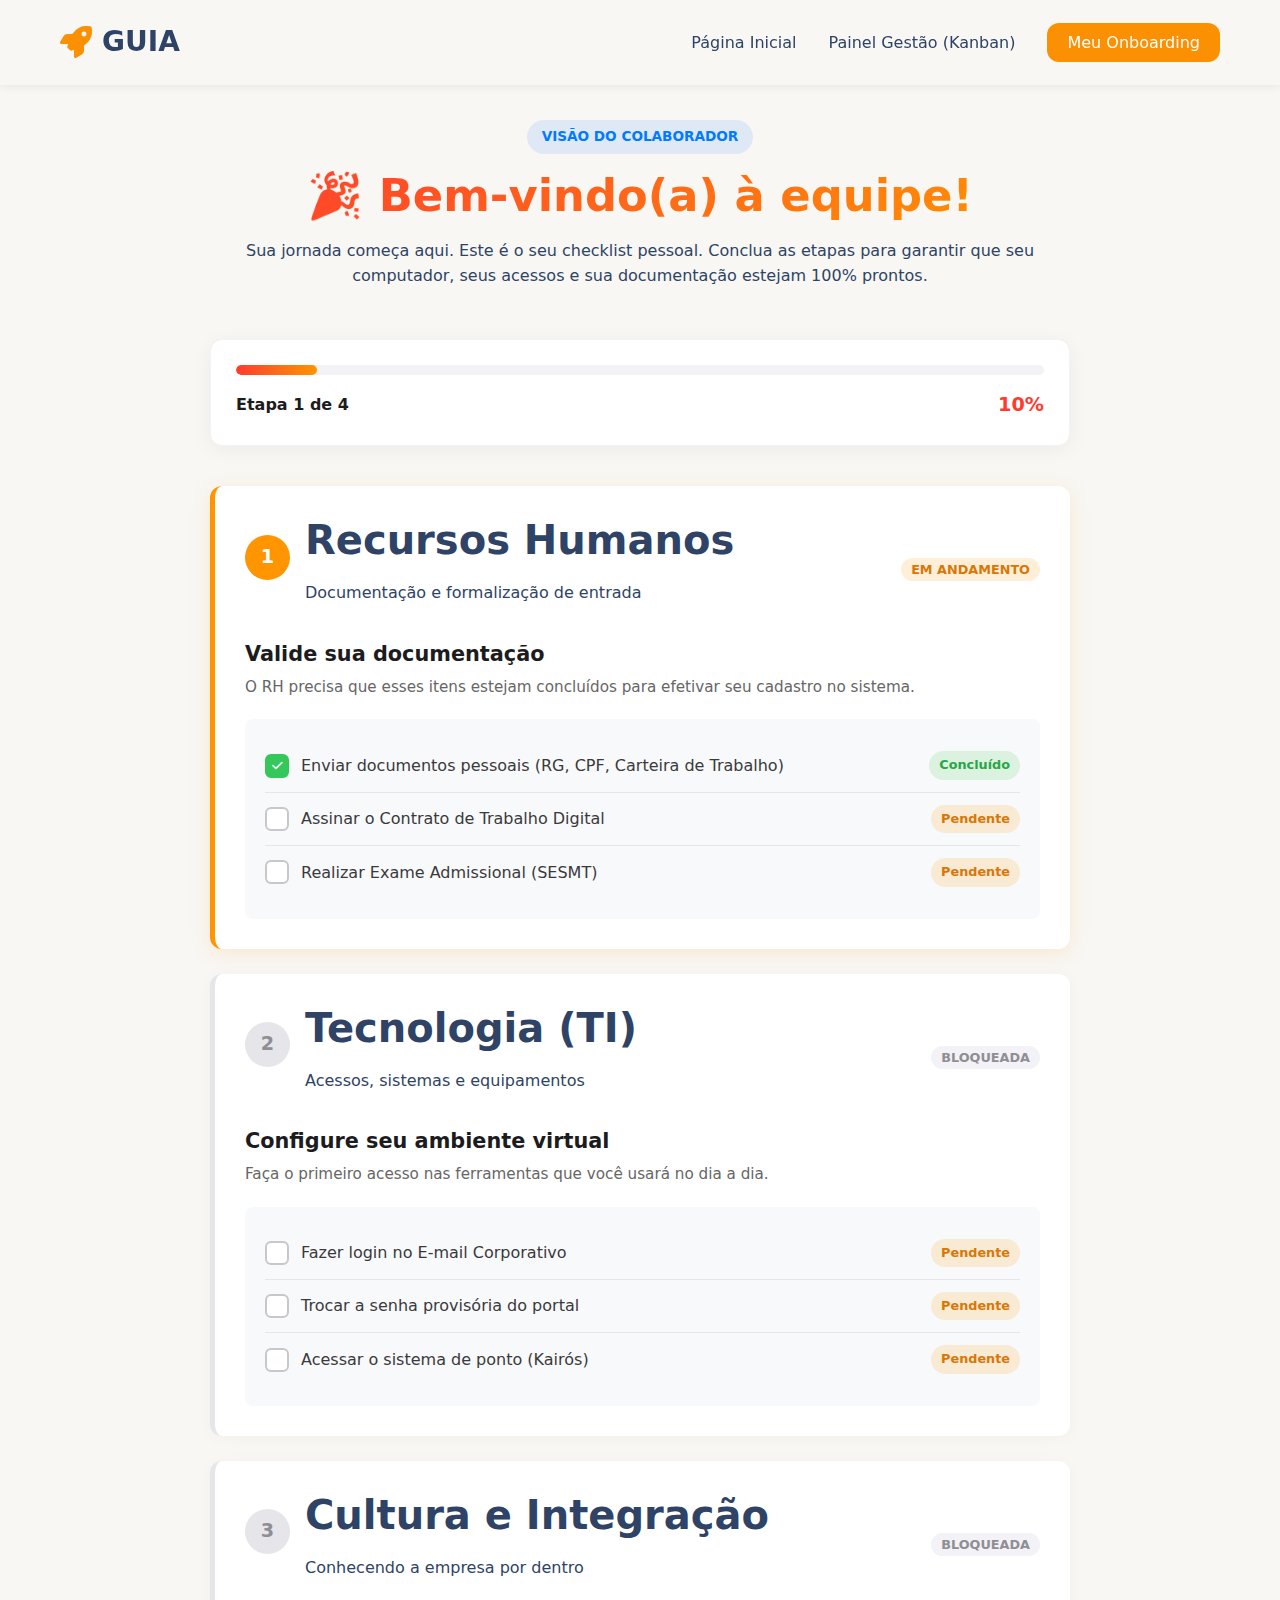
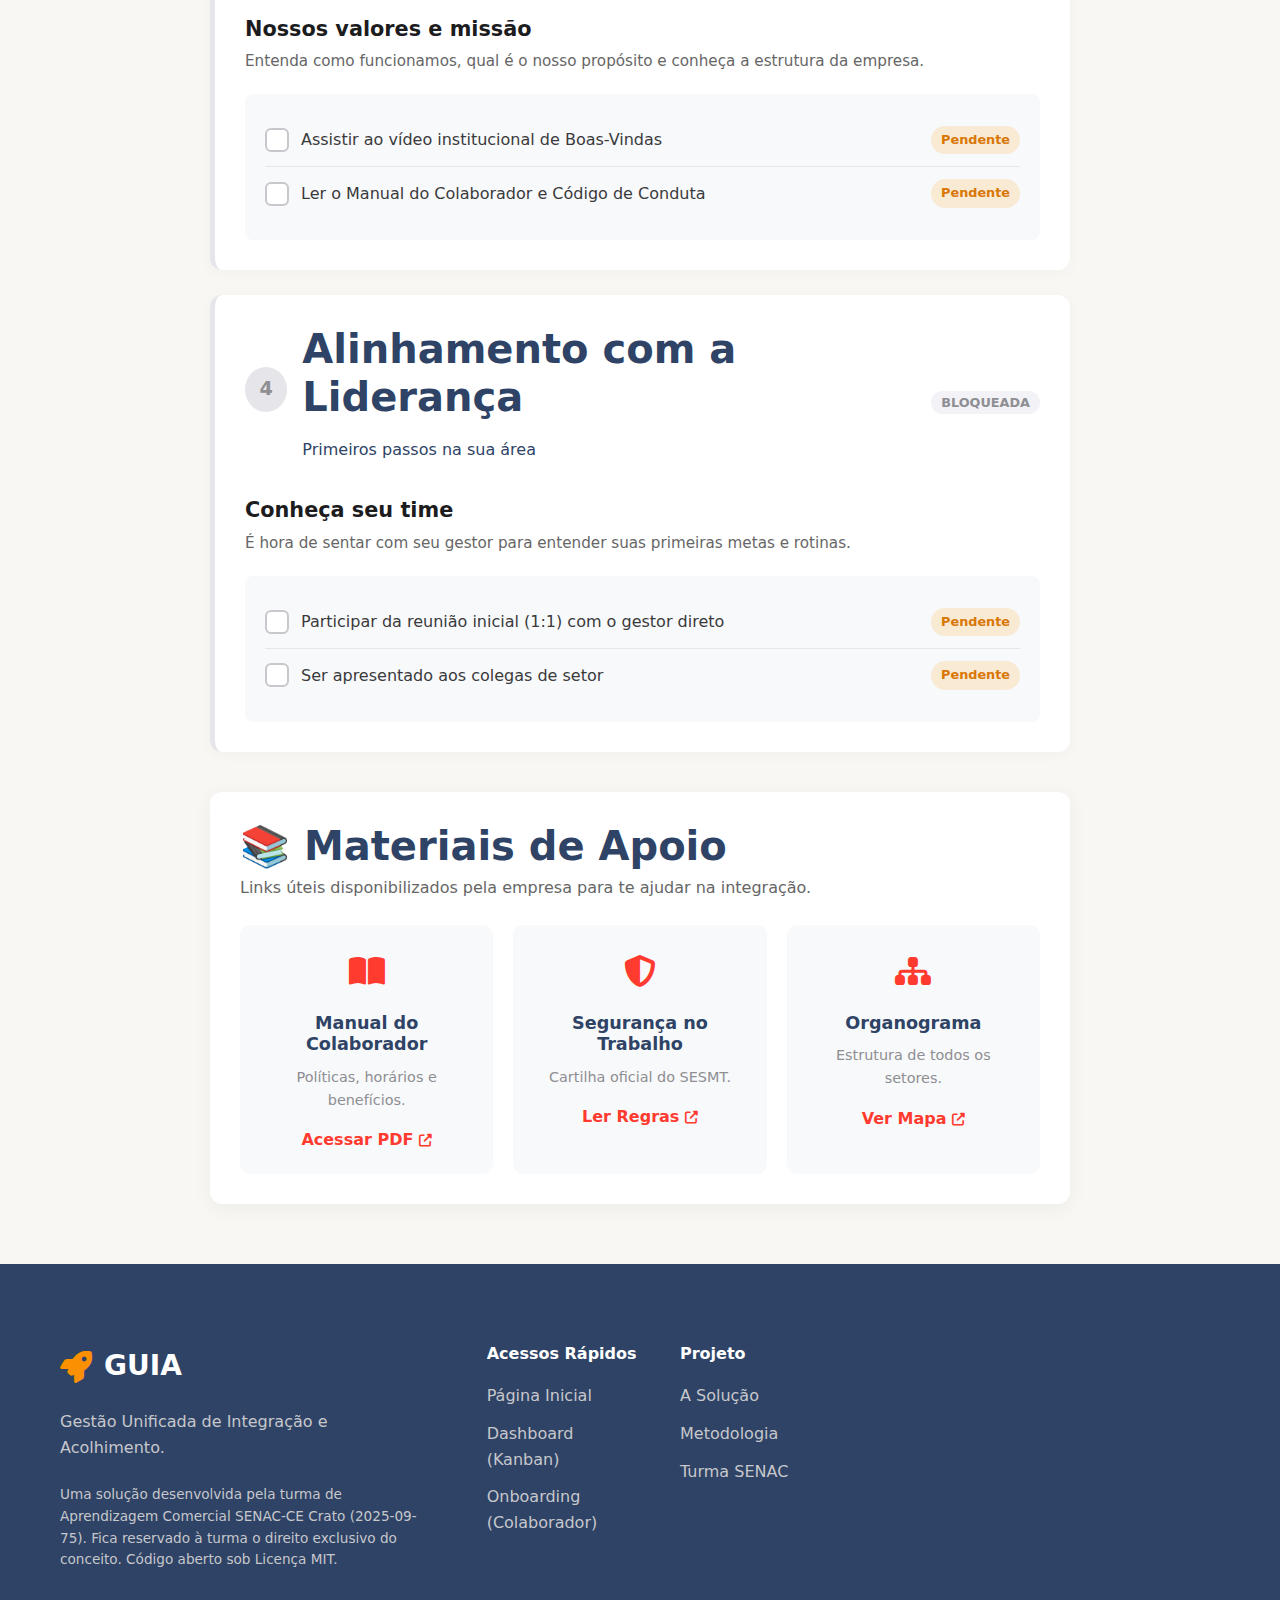
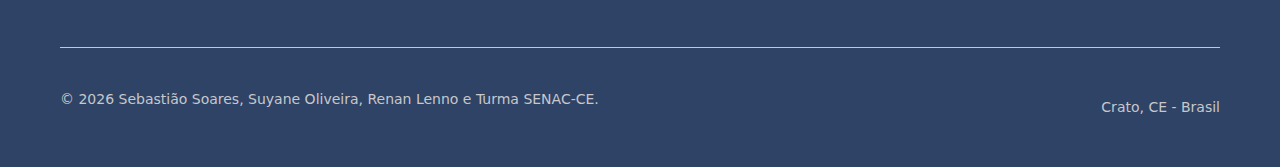
<file: templates/plataforma/onboarding.html>
<!DOCTYPE html>
<html lang="pt-BR">
<head>
    <meta charset="UTF-8">
    <meta name="viewport" content="width=device-width, initial-scale=1.0">
    <title>Onboarding - GUIA</title>
    
    <!-- Arquivos Estáticos servidos pelo Flask -->
    <link rel="stylesheet" href="/static/styles/main.css">
    <link rel="stylesheet" href="/static/styles/dashboard.css">
    
    <link rel="stylesheet" href="https://cdnjs.cloudflare.com/ajax/libs/font-awesome/6.4.0/css/all.min.css">
    <link rel="icon" type="image/x-icon" href="/static/assets/favicon.ico">
    
    <style>
        /* Estilos específicos do Onboarding */
        .onboarding-container {
            padding: 120px 20px 60px;
            max-width: 900px;
            margin: 0 auto;
        }
        
        .onboarding-header {
            text-align: center;
            margin-bottom: 50px;
        }
        
        .onboarding-header h1 {
            font-size: 2.8rem;
            margin-bottom: 15px;
            background: linear-gradient(135deg, #FF3B30, #FF9500);
            -webkit-background-clip: text;
            -webkit-text-fill-color: transparent;
            background-clip: text;
        }
        
        .onboarding-progress {
            background: #FFF;
            border-radius: 12px;
            padding: 25px;
            box-shadow: 0 4px 20px rgba(0, 0, 0, 0.05);
            margin-bottom: 40px;
            border: 1px solid #F2F2F7;
        }
        
        .progress-bar {
            height: 10px;
            background: #F2F2F7;
            border-radius: 5px;
            margin-bottom: 15px;
            overflow: hidden;
        }
        
        .progress-fill {
            height: 100%;
            background: linear-gradient(90deg, #FF3B30, #FF9500);
            border-radius: 5px;
            width: 0%;
            transition: width 0.5s ease;
        }
        
        .progress-info {
            display: flex;
            justify-content: space-between;
            align-items: center;
        }
        
        .progress-text {
            font-weight: 600;
            color: #1C1C1E;
        }
        
        .progress-percentage {
            font-weight: 700;
            color: #FF3B30;
            font-size: 1.2rem;
        }
        
        .onboarding-steps {
            display: flex;
            flex-direction: column;
            gap: 25px;
            margin-bottom: 40px;
        }
        
        .step-card {
            background: #FFF;
            border-radius: 12px;
            padding: 30px;
            box-shadow: 0 2px 15px rgba(0,0,0,0.03);
            border-left: 5px solid #E5E5EA;
            transition: all 0.3s ease;
        }
        
        .step-card.completed {
            border-left-color: #34C759;
            opacity: 0.85;
        }
        
        .step-card.current {
            border-left-color: #FF9500;
            box-shadow: 0 4px 20px rgba(255, 149, 0, 0.15);
        }
        
        .step-header {
            display: flex;
            justify-content: space-between;
            align-items: center;
            margin-bottom: 20px;
        }
        
        .step-title {
            display: flex;
            align-items: center;
            gap: 15px;
        }
        
        .step-number {
            width: 45px;
            height: 45px;
            border-radius: 50%;
            background: #E5E5EA;
            color: #8E8E93;
            display: flex;
            align-items: center;
            justify-content: center;
            font-weight: 700;
            font-size: 1.2rem;
            transition: all 0.3s ease;
        }
        
        .step-card.completed .step-number {
            background: #34C759;
            color: #FFF;
        }
        
        .step-card.current .step-number {
            background: #FF9500;
            color: #FFF;
        }
        
        .step-content h3 {
            font-size: 1.3rem;
            margin-bottom: 8px;
            color: #1C1C1E;
        }
        
        .step-content p {
            color: #666;
            margin-bottom: 20px;
            font-size: 0.95rem;
        }
        
        .step-tasks {
            background: #F8F9FA;
            border-radius: 8px;
            padding: 20px;
            margin-top: 20px;
        }
        
        .task-list {
            list-style: none;
            padding: 0;
            margin: 0;
        }
        
        .task-item {
            display: flex;
            align-items: center;
            gap: 12px;
            padding: 12px 0;
            border-bottom: 1px solid #E5E5EA;
        }
        
        .task-item:last-child {
            border-bottom: none;
        }
        
        .task-checkbox {
            width: 24px;
            height: 24px;
            border: 2px solid #C7C7CC;
            border-radius: 6px;
            display: flex;
            align-items: center;
            justify-content: center;
            cursor: pointer;
            transition: all 0.2s ease;
            background: #FFF;
        }
        
        .task-checkbox.checked {
            background: #34C759;
            border-color: #34C759;
            color: #FFF;
        }
        
        .task-checkbox i {
            font-size: 12px;
            opacity: 0;
        }
        
        .task-checkbox.checked i {
            opacity: 1;
        }
        
        .task-text {
            flex: 1;
            color: #3A3A3C;
            font-weight: 500;
        }
        
        .task-status {
            font-size: 0.8rem;
            font-weight: 600;
            padding: 4px 10px;
            border-radius: 20px;
            background: #E5E5EA;
            color: #8E8E93;
        }
        
        .task-status.completed {
            background: rgba(52, 199, 89, 0.15);
            color: #28A745;
        }
        
        .task-status.pending {
            background: rgba(255, 149, 0, 0.15);
            color: #D97706;
        }
        
        .resources-section {
            background: #FFF;
            border-radius: 12px;
            padding: 30px;
            margin-top: 40px;
            box-shadow: 0 4px 20px rgba(0,0,0,0.05);
        }
        
        .resources-grid {
            display: grid;
            grid-template-columns: repeat(auto-fit, minmax(200px, 1fr));
            gap: 20px;
            margin-top: 25px;
        }
        
        .resource-card {
            background: #F8F9FA;
            border-radius: 10px;
            padding: 20px;
            transition: all 0.3s ease;
            border: 2px solid transparent;
            text-align: center;
        }
        
        .resource-card:hover {
            border-color: #FF3B30;
            transform: translateY(-5px);
            background: #FFF;
            box-shadow: 0 8px 20px rgba(255, 59, 48, 0.1);
        }
        
        .resource-icon {
            font-size: 2rem;
            color: #FF3B30;
            margin-bottom: 15px;
        }
        
        .resource-card h3 {
            font-size: 1.1rem;
            margin-bottom: 10px;
        }
        
        .resource-card p {
            font-size: 0.9rem;
            color: #8E8E93;
            margin-bottom: 15px;
        }
        
        @media (max-width: 768px) {
            .onboarding-container {
                padding: 100px 15px 40px;
            }
            .onboarding-header h1 {
                font-size: 2.2rem;
            }
            .step-header {
                flex-direction: column;
                align-items: flex-start;
                gap: 15px;
            }
        }
    </style>
</head>
<body>
    <!-- Header (Igual ao da página inicial) -->
    <header class="main-header">
        <div class="container">
            <div class="header-content">
                <div class="logo">
                    <a href="/" style="text-decoration: none; color: inherit; display: flex; align-items: center; gap: 10px;">
                        <i class="fas fa-rocket rocket-icon"></i>
                        <span class="logo-text">GUIA</span>
                    </a>
                </div>
                <nav class="main-nav">
                    <ul>
                        <li><a href="/">Página Inicial</a></li>
                        <li><a href="/dashboard">Painel Gestão (Kanban)</a></li>
                        <li><a href="/onboarding" class="nav-button">Meu Onboarding</a></li>
                    </ul>
                </nav>
                <button class="mobile-menu-btn">
                    <i class="fas fa-bars"></i>
                </button>
            </div>
        </div>
    </header>

    <!-- Onboarding Content -->
    <div class="onboarding-container">
        <div class="onboarding-header">
            <span style="display: inline-block; padding: 6px 15px; background: rgba(0, 122, 255, 0.1); color: #007AFF; border-radius: 20px; font-weight: 600; font-size: 0.85rem; margin-bottom: 15px;">VISÃO DO COLABORADOR</span>
            <h1>🎉 Bem-vindo(a) à equipe!</h1>
            <p>Sua jornada começa aqui. Este é o seu checklist pessoal. Conclua as etapas para garantir que seu computador, seus acessos e sua documentação estejam 100% prontos.</p>
        </div>
        
        <!-- Progress Bar -->
        <div class="onboarding-progress">
            <div class="progress-bar">
                <div class="progress-fill" id="progressFill"></div>
            </div>
            <div class="progress-info">
                <div class="progress-text">
                    Etapa <span id="currentStepDisplay">1</span> de <span id="totalStepsDisplay">4</span>
                </div>
                <div class="progress-percentage" id="progressPercentage">0%</div>
            </div>
        </div>
        
        <!-- Onboarding Steps -->
        <div class="onboarding-steps" id="stepsContainer">
            
            <!-- Step 1: RH -->
            <div class="step-card current">
                <div class="step-header">
                    <div class="step-title">
                        <div class="step-number">1</div>
                        <div>
                            <h2>Recursos Humanos</h2>
                            <p>Documentação e formalização de entrada</p>
                        </div>
                    </div>
                    <div class="step-status">
                        <span class="task-status pending">EM ANDAMENTO</span>
                    </div>
                </div>
                <div class="step-content">
                    <h3>Valide sua documentação</h3>
                    <p>O RH precisa que esses itens estejam concluídos para efetivar seu cadastro no sistema.</p>
                    
                    <div class="step-tasks">
                        <ul class="task-list">
                            <li class="task-item">
                                <div class="task-checkbox checked" onclick="toggleTask(this)">
                                    <i class="fas fa-check"></i>
                                </div>
                                <div class="task-text">Enviar documentos pessoais (RG, CPF, Carteira de Trabalho)</div>
                                <span class="task-status completed">Concluído</span>
                            </li>
                            <li class="task-item">
                                <div class="task-checkbox" onclick="toggleTask(this)">
                                    <i class="fas fa-check"></i>
                                </div>
                                <div class="task-text">Assinar o Contrato de Trabalho Digital</div>
                                <span class="task-status pending">Pendente</span>
                            </li>
                            <li class="task-item">
                                <div class="task-checkbox" onclick="toggleTask(this)">
                                    <i class="fas fa-check"></i>
                                </div>
                                <div class="task-text">Realizar Exame Admissional (SESMT)</div>
                                <span class="task-status pending">Pendente</span>
                            </li>
                        </ul>
                    </div>
                </div>
            </div>
            
            <!-- Step 2: TI -->
            <div class="step-card">
                <div class="step-header">
                    <div class="step-title">
                        <div class="step-number">2</div>
                        <div>
                            <h2>Tecnologia (TI)</h2>
                            <p>Acessos, sistemas e equipamentos</p>
                        </div>
                    </div>
                    <div class="step-status">
                        <span class="task-status pending">PRÓXIMA</span>
                    </div>
                </div>
                <div class="step-content">
                    <h3>Configure seu ambiente virtual</h3>
                    <p>Faça o primeiro acesso nas ferramentas que você usará no dia a dia.</p>
                    
                    <div class="step-tasks">
                        <ul class="task-list">
                            <li class="task-item">
                                <div class="task-checkbox" onclick="toggleTask(this)">
                                    <i class="fas fa-check"></i>
                                </div>
                                <div class="task-text">Fazer login no E-mail Corporativo</div>
                                <span class="task-status pending">Pendente</span>
                            </li>
                            <li class="task-item">
                                <div class="task-checkbox" onclick="toggleTask(this)">
                                    <i class="fas fa-check"></i>
                                </div>
                                <div class="task-text">Trocar a senha provisória do portal</div>
                                <span class="task-status pending">Pendente</span>
                            </li>
                            <li class="task-item">
                                <div class="task-checkbox" onclick="toggleTask(this)">
                                    <i class="fas fa-check"></i>
                                </div>
                                <div class="task-text">Acessar o sistema de ponto (Kairós)</div>
                                <span class="task-status pending">Pendente</span>
                            </li>
                        </ul>
                    </div>
                </div>
            </div>
            
            <!-- Step 3: Cultura -->
            <div class="step-card">
                <div class="step-header">
                    <div class="step-title">
                        <div class="step-number">3</div>
                        <div>
                            <h2>Cultura e Integração</h2>
                            <p>Conhecendo a empresa por dentro</p>
                        </div>
                    </div>
                    <div class="step-status">
                        <span class="task-status pending">BLOQUEADA</span>
                    </div>
                </div>
                <div class="step-content">
                    <h3>Nossos valores e missão</h3>
                    <p>Entenda como funcionamos, qual é o nosso propósito e conheça a estrutura da empresa.</p>
                    
                    <div class="step-tasks">
                        <ul class="task-list">
                            <li class="task-item">
                                <div class="task-checkbox" onclick="toggleTask(this)">
                                    <i class="fas fa-check"></i>
                                </div>
                                <div class="task-text">Assistir ao vídeo institucional de Boas-Vindas</div>
                                <span class="task-status pending">Pendente</span>
                            </li>
                            <li class="task-item">
                                <div class="task-checkbox" onclick="toggleTask(this)">
                                    <i class="fas fa-check"></i>
                                </div>
                                <div class="task-text">Ler o Manual do Colaborador e Código de Conduta</div>
                                <span class="task-status pending">Pendente</span>
                            </li>
                        </ul>
                    </div>
                </div>
            </div>
            
            <!-- Step 4: Gestão -->
            <div class="step-card">
                <div class="step-header">
                    <div class="step-title">
                        <div class="step-number">4</div>
                        <div>
                            <h2>Alinhamento com a Liderança</h2>
                            <p>Primeiros passos na sua área</p>
                        </div>
                    </div>
                    <div class="step-status">
                        <span class="task-status pending">BLOQUEADA</span>
                    </div>
                </div>
                <div class="step-content">
                    <h3>Conheça seu time</h3>
                    <p>É hora de sentar com seu gestor para entender suas primeiras metas e rotinas.</p>
                    
                    <div class="step-tasks">
                        <ul class="task-list">
                            <li class="task-item">
                                <div class="task-checkbox" onclick="toggleTask(this)">
                                    <i class="fas fa-check"></i>
                                </div>
                                <div class="task-text">Participar da reunião inicial (1:1) com o gestor direto</div>
                                <span class="task-status pending">Pendente</span>
                            </li>
                            <li class="task-item">
                                <div class="task-checkbox" onclick="toggleTask(this)">
                                    <i class="fas fa-check"></i>
                                </div>
                                <div class="task-text">Ser apresentado aos colegas de setor</div>
                                <span class="task-status pending">Pendente</span>
                            </li>
                        </ul>
                    </div>
                </div>
            </div>
        </div>
        
        <!-- Resources Section -->
        <div class="resources-section">
            <h2 style="margin-bottom: 5px;">📚 Materiais de Apoio</h2>
            <p style="color: #666; margin-bottom: 20px;">Links úteis disponibilizados pela empresa para te ajudar na integração.</p>
            
            <div class="resources-grid">
                <div class="resource-card">
                    <div class="resource-icon"><i class="fas fa-book-open"></i></div>
                    <h3>Manual do Colaborador</h3>
                    <p>Políticas, horários e benefícios.</p>
                    <a href="#" style="color: #FF3B30; font-weight: 600; text-decoration: none;">Acessar PDF <i class="fas fa-external-link-alt" style="font-size: 0.8rem;"></i></a>
                </div>
                
                <div class="resource-card">
                    <div class="resource-icon"><i class="fas fa-shield-alt"></i></div>
                    <h3>Segurança no Trabalho</h3>
                    <p>Cartilha oficial do SESMT.</p>
                    <a href="#" style="color: #FF3B30; font-weight: 600; text-decoration: none;">Ler Regras <i class="fas fa-external-link-alt" style="font-size: 0.8rem;"></i></a>
                </div>
                
                <div class="resource-card">
                    <div class="resource-icon"><i class="fas fa-sitemap"></i></div>
                    <h3>Organograma</h3>
                    <p>Estrutura de todos os setores.</p>
                    <a href="#" style="color: #FF3B30; font-weight: 600; text-decoration: none;">Ver Mapa <i class="fas fa-external-link-alt" style="font-size: 0.8rem;"></i></a>
                </div>
            </div>
        </div>
    </div>

    <!-- Footer (Igual ao da página inicial) -->
    <footer class="main-footer">
        <div class="container">
            <div class="footer-content">
                <div class="footer-brand">
                    <div class="logo">
                        <i class="fas fa-rocket rocket-icon"></i>
                        <span class="logo-text" style="color: white;">GUIA</span>
                    </div>
                    <p class="footer-tagline">Gestão Unificada de Integração e Acolhimento.</p>
                    <p style="color: var(--gray-light); font-size: 0.85rem; margin-top: 10px;">
                        Uma solução desenvolvida pela turma de Aprendizagem Comercial SENAC-CE Crato (2025-09-75). Fica reservado à turma o direito exclusivo do conceito. Código aberto sob Licença MIT.
                    </p>
                </div>
                <div class="footer-links">
                    <div class="link-group">
                        <h4>Acessos Rápidos</h4>
                        <a href="/">Página Inicial</a>
                        <a href="/dashboard">Dashboard (Kanban)</a>
                        <a href="/onboarding">Onboarding (Colaborador)</a>
                    </div>
                    <div class="link-group">
                        <h4>Projeto</h4>
                        <a href="/#features">A Solução</a>
                        <a href="/#how-it-works">Metodologia</a>
                        <a href="/#about">Turma SENAC</a>
                    </div>
                </div>
            </div>
            <div class="footer-bottom">
                <p>&copy; 2026 Sebastião Soares, Suyane Oliveira, Renan Lenno e Turma SENAC-CE.</p>
                <div class="footer-bottom-links">
                    <span>Crato, CE - Brasil</span>
                </div>
            </div>
        </div>
    </footer>

    <script>
        // Lógica de Progresso Dinâmica
        function updateProgress() {
            // Conta todos os checkboxes da tela
            const allCheckboxes = document.querySelectorAll('.task-checkbox');
            const completedCheckboxes = document.querySelectorAll('.task-checkbox.checked');
            
            const totalTasks = allCheckboxes.length;
            const completedTasks = completedCheckboxes.length;
            
            // Calcula a porcentagem global
            const percentage = totalTasks === 0 ? 0 : Math.round((completedTasks / totalTasks) * 100);
            
            // Atualiza UI da barra
            document.getElementById('progressFill').style.width = `${percentage}%`;
            document.getElementById('progressPercentage').textContent = `${percentage}%`;
            
            // Atualiza status dos Cards (Passos)
            const steps = document.querySelectorAll('.step-card');
            let currentStepFound = false;
            let currentStepIndex = 1;

            steps.forEach((step, index) => {
                const stepCheckboxes = step.querySelectorAll('.task-checkbox');
                const stepCompleted = step.querySelectorAll('.task-checkbox.checked');
                const statusBadge = step.querySelector('.step-status');
                
                // Se o passo tem tarefas e todas estão concluidas
                if (stepCheckboxes.length > 0 && stepCheckboxes.length === stepCompleted.length) {
                    step.classList.remove('current');
                    step.classList.add('completed');
                    statusBadge.innerHTML = '<span class="task-status completed">CONCLUÍDO</span>';
                } 
                // Se é o primeiro passo não concluído, ele vira o "Atual" (Current)
                else if (!currentStepFound) {
                    step.classList.add('current');
                    step.classList.remove('completed');
                    statusBadge.innerHTML = '<span class="task-status pending">EM ANDAMENTO</span>';
                    currentStepFound = true;
                    currentStepIndex = index + 1;
                } 
                // Os passos depois do atual ficam "Bloqueados/Próximos"
                else {
                    step.classList.remove('current', 'completed');
                    statusBadge.innerHTML = '<span class="task-status pending" style="background:#F2F2F7; color:#8E8E93;">BLOQUEADA</span>';
                }
            });
            
            // Se tudo estiver concluído, mostra que está no último passo
            if (!currentStepFound) currentStepIndex = steps.length;
            
            document.getElementById('currentStepDisplay').textContent = currentStepIndex;
            document.getElementById('totalStepsDisplay').textContent = steps.length;
        }

        // Função de clique no checkbox
        function toggleTask(checkbox) {
            checkbox.classList.toggle('checked');
            
            const statusSpan = checkbox.closest('.task-item').querySelector('.task-status');
            
            if (checkbox.classList.contains('checked')) {
                statusSpan.textContent = 'Concluído';
                statusSpan.className = 'task-status completed';
            } else {
                statusSpan.textContent = 'Pendente';
                statusSpan.className = 'task-status pending';
            }
            
            // Recalcula as porcentagens e altera as cores do painel inteiro
            updateProgress();
        }

        // Inicializa o cálculo assim que a página carrega
        document.addEventListener('DOMContentLoaded', updateProgress);
        
        // Controle simples do Menu Mobile
        const mobileMenuBtn = document.querySelector('.mobile-menu-btn');
        const mainNav = document.querySelector('.main-nav ul');
        if (mobileMenuBtn && mainNav) {
            mobileMenuBtn.addEventListener('click', () => {
                mainNav.style.display = mainNav.style.display === 'flex' ? 'none' : 'flex';
            });
        }
    </script>
</body>
</html>
</file>
<file: styles/dashboard.css>
/* Dashboard Global */
.dashboard-body {
    background: #F8F9FA;
    min-height: 100vh;
}

/* Dashboard Header */
.dashboard-header {
    background: #FFFFFF;
    box-shadow: 0 2px 15px rgba(0, 0, 0, 0.08);
    position: fixed;
    width: 100%;
    top: 0;
    z-index: 1000;
}

.dashboard-header-content {
    display: flex;
    align-items: center;
    justify-content: space-between;
    padding: 15px 0;
}

.dashboard-logo a {
    display: flex;
    align-items: center;
    gap: 10px;
    text-decoration: none;
    color: #1C1C1E;
    font-weight: 700;
    font-size: 1.4rem;
}

.dashboard-search {
    flex: 1;
    max-width: 400px;
    margin: 0 30px;
    position: relative;
}

.dashboard-search i {
    position: absolute;
    left: 15px;
    top: 50%;
    transform: translateY(-50%);
    color: #8E8E93;
}

.dashboard-search input {
    width: 100%;
    padding: 12px 20px 12px 45px;
    border: 2px solid #E9ECEF;
    border-radius: 10px;
    font-size: 0.95rem;
    transition: all 0.3s ease;
    background: #F8F9FA;
}

.dashboard-search input:focus {
    outline: none;
    border-color: #FF3B30;
    background: #FFFFFF;
    box-shadow: 0 0 0 3px rgba(255, 59, 48, 0.1);
}

.dashboard-user {
    display: flex;
    align-items: center;
    gap: 15px;
}

.user-info {
    display: flex;
    align-items: center;
    gap: 12px;
    cursor: pointer;
    padding: 8px 12px;
    border-radius: 8px;
    transition: background 0.3s ease;
}

.user-info:hover {
    background: #F8F9FA;
}

.user-avatar {
    width: 40px;
    height: 40px;
    border-radius: 50%;
    background: linear-gradient(135deg, #FF3B30, #FF9500);
    color: white;
    display: flex;
    align-items: center;
    justify-content: center;
    font-weight: 600;
    font-size: 1rem;
}

.user-details {
    display: flex;
    flex-direction: column;
}

.user-name {
    font-weight: 600;
    color: #1C1C1E;
}

.user-role {
    font-size: 0.85rem;
    color: #8E8E93;
}

.notifications {
    position: relative;
    cursor: pointer;
    padding: 10px;
    border-radius: 8px;
    transition: background 0.3s ease;
}

.notifications:hover {
    background: #F8F9FA;
}

.notification-badge {
    position: absolute;
    top: 0;
    right: 0;
    width: 18px;
    height: 18px;
    background: #FF3B30;
    color: white;
    border-radius: 50%;
    font-size: 0.7rem;
    display: flex;
    align-items: center;
    justify-content: center;
    font-weight: 600;
}

/* Dashboard Layout */
.dashboard-container {
    padding: 100px 20px 40px;
    max-width: 1400px;
    margin: 0 auto;
}

.dashboard-content {
    display: grid;
    grid-template-columns: 250px 1fr;
    gap: 30px;
}

/* Sidebar */
.dashboard-sidebar {
    background: #FFFFFF;
    border-radius: 15px;
    padding: 25px 0;
    box-shadow: 0 4px 20px rgba(0, 0, 0, 0.05);
    height: fit-content;
    position: sticky;
    top: 100px;
}

.sidebar-section {
    margin-bottom: 30px;
    padding: 0 20px;
}

.sidebar-section:last-child {
    margin-bottom: 0;
}

.sidebar-section h3 {
    font-size: 0.9rem;
    text-transform: uppercase;
    color: #8E8E93;
    margin-bottom: 15px;
    letter-spacing: 0.5px;
    font-weight: 600;
}

.sidebar-menu {
    list-style: none;
}

.sidebar-menu li {
    margin-bottom: 8px;
}

.sidebar-menu a {
    display: flex;
    align-items: center;
    gap: 12px;
    padding: 12px 15px;
    text-decoration: none;
    color: #3A3A3C;
    border-radius: 8px;
    transition: all 0.3s ease;
    font-weight: 500;
}

.sidebar-menu a:hover {
    background: #F8F9FA;
    color: #FF3B30;
}

.sidebar-menu a.active {
    background: linear-gradient(135deg, rgba(255, 59, 48, 0.1), rgba(255, 149, 0, 0.1));
    color: #FF3B30;
    font-weight: 600;
}

.sidebar-menu i {
    width: 20px;
    text-align: center;
    font-size: 1.1rem;
}

.department-list {
    list-style: none;
}

.department-list li {
    margin-bottom: 10px;
    padding-left: 25px;
    position: relative;
}

.department-list li::before {
    content: '';
    position: absolute;
    left: 0;
    top: 50%;
    transform: translateY(-50%);
    width: 10px;
    height: 10px;
    border-radius: 50%;
}

.department-list li:nth-child(1)::before { background: #FF3B30; }
.department-list li:nth-child(2)::before { background: #FF9500; }
.department-list li:nth-child(3)::before { background: #FFCC00; }
.department-list li:nth-child(4)::before { background: #34C759; }
.department-list li:nth-child(5)::before { background: #007AFF; }
.department-list li:nth-child(6)::before { background: #AF52DE; }

.department-list a {
    text-decoration: none;
    color: #3A3A3C;
    font-weight: 500;
    transition: color 0.3s ease;
}

.department-list a:hover {
    color: #FF3B30;
}

.department-count {
    float: right;
    background: #F8F9FA;
    padding: 2px 8px;
    border-radius: 10px;
    font-size: 0.8rem;
    color: #8E8E93;
}

/* Quick Stats */
.quick-stats {
    display: grid;
    grid-template-columns: repeat(auto-fit, minmax(150px, 1fr));
    gap: 20px;
    margin-bottom: 30px;
}

.stat-card {
    background: white;
    border-radius: 12px;
    padding: 20px;
    box-shadow: 0 4px 15px rgba(0, 0, 0, 0.05);
    display: flex;
    align-items: center;
    gap: 15px;
    transition: transform 0.3s ease;
}

.stat-card:hover {
    transform: translateY(-5px);
}

.stat-icon {
    width: 50px;
    height: 50px;
    border-radius: 12px;
    display: flex;
    align-items: center;
    justify-content: center;
    font-size: 1.5rem;
}

.stat-content h3 {
    font-size: 2rem;
    font-weight: 700;
    color: #1C1C1E;
    margin-bottom: 5px;
}

.stat-content p {
    font-size: 0.9rem;
    color: #8E8E93;
    margin: 0;
}

/* Kanban Board */
.kanban-board-container {
    background: white;
    border-radius: 15px;
    padding: 30px;
    box-shadow: 0 4px 25px rgba(0, 0, 0, 0.05);
    overflow: hidden;
}

.kanban-header {
    display: flex;
    justify-content: space-between;
    align-items: center;
    margin-bottom: 30px;
    padding-bottom: 20px;
    border-bottom: 2px solid #F8F9FA;
}

.kanban-header h2 {
    display: flex;
    align-items: center;
    gap: 10px;
    color: #1C1C1E;
    margin: 0;
}

.department-indicator {
    padding: 6px 15px;
    background: rgba(255, 59, 48, 0.1);
    color: #FF3B30;
    border-radius: 20px;
    font-size: 0.9rem;
    font-weight: 600;
}

.kanban-actions {
    display: flex;
    gap: 10px;
}

.btn-action {
    padding: 10px 20px;
    border: none;
    border-radius: 8px;
    font-weight: 600;
    cursor: pointer;
    transition: all 0.3s ease;
    display: flex;
    align-items: center;
    gap: 8px;
}

.btn-primary-action {
    background: #FF3B30;
    color: white;
}

.btn-primary-action:hover {
    background: #E5352B;
    transform: translateY(-2px);
}

.btn-secondary-action {
    background: #F8F9FA;
    color: #3A3A3C;
}

.btn-secondary-action:hover {
    background: #E9ECEF;
}

/* Kanban Columns */
.kanban-columns {
    display: grid;
    grid-template-columns: repeat(auto-fit, minmax(300px, 1fr));
    gap: 20px;
    min-height: 600px;
}

.kanban-column {
    background: #F8F9FA;
    border-radius: 12px;
    padding: 20px;
    display: flex;
    flex-direction: column;
}

.column-header {
    display: flex;
    justify-content: space-between;
    align-items: center;
    margin-bottom: 20px;
    padding-bottom: 15px;
    border-bottom: 3px solid;
}

.column-header h3 {
    font-size: 1.1rem;
    font-weight: 600;
    color: #1C1C1E;
    margin: 0;
}

.column-count {
    background: white;
    width: 30px;
    height: 30px;
    border-radius: 50%;
    display: flex;
    align-items: center;
    justify-content: center;
    font-size: 0.9rem;
    font-weight: 600;
}

.column-todo .column-header { border-color: #FF3B30; }
.column-todo .column-count { color: #FF3B30; }

.column-progress .column-header { border-color: #FF9500; }
.column-progress .column-count { color: #FF9500; }

.column-review .column-header { border-color: #007AFF; }
.column-review .column-count { color: #007AFF; }

.column-done .column-header { border-color: #34C759; }
.column-done .column-count { color: #34C759; }

/* Tasks */
.tasks-container {
    flex: 1;
    min-height: 400px;
    padding: 10px;
    overflow-y: auto;
}

.task-card {
    background: white;
    border-radius: 10px;
    padding: 20px;
    margin-bottom: 15px;
    box-shadow: 0 2px 10px rgba(0, 0, 0, 0.04);
    cursor: grab;
    transition: all 0.3s ease;
    position: relative;
    border-left: 4px solid;
}

.task-card:hover {
    transform: translateY(-3px);
    box-shadow: 0 5px 20px rgba(0, 0, 0, 0.08);
}

.task-card:active {
    cursor: grabbing;
}

.task-card.high-priority { border-left-color: #FF3B30; }
.task-card.medium-priority { border-left-color: #FF9500; }
.task-card.low-priority { border-left-color: #34C759; }
.task-card.onboarding { border-left-color: #007AFF; }

.task-header {
    display: flex;
    justify-content: space-between;
    align-items: flex-start;
    margin-bottom: 10px;
}

.task-tags {
    display: flex;
    gap: 8px;
    flex-wrap: wrap;
}

.task-tag {
    padding: 4px 10px;
    border-radius: 20px;
    font-size: 0.75rem;
    font-weight: 600;
}

.tag-priority-high { background: rgba(255, 59, 48, 0.1); color: #FF3B30; }
.tag-priority-medium { background: rgba(255, 149, 0, 0.1); color: #FF9500; }
.tag-priority-low { background: rgba(52, 199, 89, 0.1); color: #34C759; }
.tag-onboarding { background: rgba(0, 122, 255, 0.1); color: #007AFF; }
.tag-urgent { background: rgba(255, 59, 48, 0.1); color: #FF3B30; }

.task-actions {
    display: flex;
    gap: 5px;
}

.task-action-btn {
    width: 30px;
    height: 30px;
    border-radius: 6px;
    border: none;
    background: #F8F9FA;
    color: #8E8E93;
    cursor: pointer;
    display: flex;
    align-items: center;
    justify-content: center;
    transition: all 0.2s ease;
}

.task-action-btn:hover {
    background: #E9ECEF;
    color: #1C1C1E;
}

.task-title {
    font-weight: 600;
    color: #1C1C1E;
    margin-bottom: 10px;
    font-size: 1.05rem;
}

.task-description {
    color: #666;
    font-size: 0.9rem;
    margin-bottom: 15px;
    line-height: 1.5;
}

.task-footer {
    display: flex;
    justify-content: space-between;
    align-items: center;
    margin-top: 15px;
    padding-top: 15px;
    border-top: 1px solid #F0F0F0;
}

.task-assignee {
    display: flex;
    align-items: center;
    gap: 8px;
}

.assignee-avatar {
    width: 32px;
    height: 32px;
    border-radius: 50%;
    background: linear-gradient(135deg, #FF3B30, #FF9500);
    color: white;
    display: flex;
    align-items: center;
    justify-content: center;
    font-size: 0.85rem;
    font-weight: 600;
}

.assignee-name {
    font-size: 0.9rem;
    font-weight: 500;
    color: #3A3A3C;
}

.task-deadline {
    font-size: 0.85rem;
    color: #8E8E93;
    display: flex;
    align-items: center;
    gap: 5px;
}

.deadline-overdue {
    color: #FF3B30;
    font-weight: 600;
}

.task-checklist {
    margin-top: 10px;
    padding-top: 10px;
    border-top: 1px dashed #E9ECEF;
}

.checklist-summary {
    display: flex;
    align-items: center;
    gap: 10px;
    font-size: 0.85rem;
    color: #8E8E93;
}

.checklist-progress {
    flex: 1;
    height: 6px;
    background: #E9ECEF;
    border-radius: 3px;
    overflow: hidden;
}

.checklist-fill {
    height: 100%;
    background: #34C759;
    border-radius: 3px;
    transition: width 0.3s ease;
}

/* Empty State */
.empty-column {
    text-align: center;
    padding: 40px 20px;
    color: #8E8E93;
}

.empty-column i {
    font-size: 3rem;
    margin-bottom: 15px;
    opacity: 0.5;
}

.empty-column p {
    margin: 0;
}

/* Task Modal */
.task-modal-overlay {
    position: fixed;
    top: 0;
    left: 0;
    right: 0;
    bottom: 0;
    background: rgba(0, 0, 0, 0.5);
    display: none;
    justify-content: center;
    align-items: center;
    z-index: 2000;
    padding: 20px;
}

.task-modal {
    background: white;
    border-radius: 15px;
    width: 100%;
    max-width: 700px;
    max-height: 90vh;
    overflow-y: auto;
    animation: modalSlideIn 0.3s ease;
}

@keyframes modalSlideIn {
    from {
        opacity: 0;
        transform: translateY(30px);
    }
    to {
        opacity: 1;
        transform: translateY(0);
    }
}

.modal-header {
    padding: 25px 30px;
    border-bottom: 1px solid #F0F0F0;
    display: flex;
    justify-content: space-between;
    align-items: center;
}

.modal-header h3 {
    margin: 0;
    color: #1C1C1E;
}

.close-modal {
    background: none;
    border: none;
    font-size: 1.5rem;
    color: #8E8E93;
    cursor: pointer;
    padding: 5px;
    transition: color 0.2s ease;
}

.close-modal:hover {
    color: #FF3B30;
}

.modal-body {
    padding: 30px;
}

.modal-footer {
    padding: 20px 30px;
    border-top: 1px solid #F0F0F0;
    display: flex;
    justify-content: flex-end;
    gap: 10px;
}

/* Form Styles */
.form-group {
    margin-bottom: 25px;
}

.form-group label {
    display: block;
    margin-bottom: 8px;
    font-weight: 600;
    color: #3A3A3C;
}

.form-control {
    width: 100%;
    padding: 12px 15px;
    border: 2px solid #E9ECEF;
    border-radius: 8px;
    font-size: 1rem;
    transition: all 0.3s ease;
    background: #F8F9FA;
}

.form-control:focus {
    outline: none;
    border-color: #FF3B30;
    background: white;
    box-shadow: 0 0 0 3px rgba(255, 59, 48, 0.1);
}

.form-row {
    display: grid;
    grid-template-columns: 1fr 1fr;
    gap: 20px;
}

textarea.form-control {
    min-height: 120px;
    resize: vertical;
}

/* Responsive */
@media (max-width: 1024px) {
    .dashboard-content {
        grid-template-columns: 1fr;
    }
    
    .dashboard-sidebar {
        position: static;
        margin-bottom: 30px;
    }
    
    .kanban-columns {
        grid-template-columns: repeat(auto-fit, minmax(250px, 1fr));
    }
}

@media (max-width: 768px) {
    .dashboard-header-content {
        flex-wrap: wrap;
        gap: 15px;
    }
    
    .dashboard-search {
        order: 3;
        max-width: 100%;
        margin: 0;
    }
    
    .kanban-header {
        flex-direction: column;
        align-items: flex-start;
        gap: 15px;
    }
    
    .kanban-actions {
        width: 100%;
        justify-content: flex-start;
    }
    
    .form-row {
        grid-template-columns: 1fr;
    }
}

@media (max-width: 480px) {
    .dashboard-container {
        padding: 80px 15px 30px;
    }
    
    .kanban-board-container {
        padding: 20px;
    }
    
    .stat-card {
        flex-direction: column;
        text-align: center;
    }
}
</file>
<file: static/styles/dashboard.css>
/* Dashboard Global */
.dashboard-body { background: #f8f7f4; min-height: 100vh; } /* Nova cor de fundo */

/* Dashboard Header */
.dashboard-header { background: #FFFFFF; box-shadow: 0 2px 15px rgba(46, 67, 101, 0.08); position: fixed; width: 100%; top: 0; z-index: 1000; }
.dashboard-header-content { display: flex; align-items: center; justify-content: space-between; padding: 15px 0; }
.dashboard-logo a { display: flex; align-items: center; gap: 10px; text-decoration: none; color: #1C1C1E; font-weight: 700; font-size: 1.4rem; }
.dashboard-search { flex: 1; max-width: 400px; margin: 0 30px; position: relative; }
.dashboard-search i { position: absolute; left: 15px; top: 50%; transform: translateY(-50%); color: #8E8E93; }
.dashboard-search input { width: 100%; padding: 12px 20px 12px 45px; border: 2px solid #E9ECEF; border-radius: 10px; font-size: 0.95rem; transition: all 0.3s ease; background: #f8f7f4; }
.dashboard-search input:focus { outline: none; border-color: #fc9003; background: #FFFFFF; box-shadow: 0 0 0 3px rgba(252, 144, 3, 0.1); } /* Laranja vibrante */
.dashboard-user { display: flex; align-items: center; gap: 15px; }
.user-info { display: flex; align-items: center; gap: 12px; cursor: pointer; padding: 8px 12px; border-radius: 8px; transition: background 0.3s ease; }
.user-info:hover { background: #f8f7f4; }
.user-avatar { width: 40px; height: 40px; border-radius: 50%; background: linear-gradient(135deg, #fc9003, #e68200); color: white; display: flex; align-items: center; justify-content: center; font-weight: 600; font-size: 1rem; }
.user-details { display: flex; flex-direction: column; }
.user-name { font-weight: 600; color: #1C1C1E; }
.user-role { font-size: 0.85rem; color: #8E8E93; }
.notifications { position: relative; cursor: pointer; padding: 10px; border-radius: 8px; transition: background 0.3s ease; }
.notifications:hover { background: #f8f7f4; }
.notification-badge { position: absolute; top: 0; right: 0; width: 18px; height: 18px; background: #fc9003; color: white; border-radius: 50%; font-size: 0.7rem; display: flex; align-items: center; justify-content: center; font-weight: 600; }

/* Dashboard Layout */
.dashboard-container { padding: 100px 20px 40px; max-width: 1400px; margin: 0 auto; }
.dashboard-content { display: grid; grid-template-columns: 250px 1fr; gap: 30px; }

/* Sidebar */
.dashboard-sidebar { background: #FFFFFF; border-radius: 15px; padding: 25px 0; box-shadow: 0 4px 20px rgba(46, 67, 101, 0.05); height: fit-content; position: sticky; top: 100px; }
.sidebar-section { margin-bottom: 30px; padding: 0 20px; }
.sidebar-section:last-child { margin-bottom: 0; }
.sidebar-section h3 { font-size: 0.9rem; text-transform: uppercase; color: #8E8E93; margin-bottom: 15px; letter-spacing: 0.5px; font-weight: 600; }
.sidebar-menu { list-style: none; }
.sidebar-menu li { margin-bottom: 8px; }
.sidebar-menu a { display: flex; align-items: center; gap: 12px; padding: 12px 15px; text-decoration: none; color: #3A3A3C; border-radius: 8px; transition: all 0.3s ease; font-weight: 500; }
.sidebar-menu a:hover { background: #f8f7f4; color: #fc9003; }
.sidebar-menu a.active { background: rgba(252, 144, 3, 0.1); color: #fc9003; font-weight: 600; }
.sidebar-menu i { width: 20px; text-align: center; font-size: 1.1rem; }
.department-list { list-style: none; }
.department-list li { margin-bottom: 10px; padding-left: 25px; position: relative; }
.department-list li::before { content: ''; position: absolute; left: 0; top: 50%; transform: translateY(-50%); width: 10px; height: 10px; border-radius: 50%; }
/* Cores dos departamentos ajustadas para harmonizar com a marca */
.department-list li:nth-child(1)::before { background: #fc9003; } /* Laranja */
.department-list li:nth-child(2)::before { background: #2e4365; } /* Azul Escuro */
.department-list li:nth-child(3)::before { background: #d9a021; } /* Creme mais escuro/Dourado */
.department-list li:nth-child(4)::before { background: #34C759; } /* Verde mantido para status OK */
.department-list li:nth-child(5)::before { background: #8E8E93; } 
.department-list li:nth-child(6)::before { background: #AF52DE; }
.department-list a { text-decoration: none; color: #3A3A3C; font-weight: 500; transition: color 0.3s ease; }
.department-list a:hover { color: #fc9003; }
.department-count { float: right; background: #f8f7f4; padding: 2px 8px; border-radius: 10px; font-size: 0.8rem; color: #8E8E93; }

/* Kanban Board */
.kanban-board-container { background: white; border-radius: 15px; padding: 30px; box-shadow: 0 4px 25px rgba(46, 67, 101, 0.05); overflow: hidden; }
.kanban-header { display: flex; justify-content: space-between; align-items: center; margin-bottom: 30px; padding-bottom: 20px; border-bottom: 2px solid #f8f7f4; }
.kanban-header h2 { display: flex; align-items: center; gap: 10px; color: #1C1C1E; margin: 0; }
.department-indicator { padding: 6px 15px; background: rgba(252, 144, 3, 0.1); color: #fc9003; border-radius: 20px; font-size: 0.9rem; font-weight: 600; }
.kanban-actions { display: flex; gap: 10px; }
.btn-action { padding: 10px 20px; border: none; border-radius: 8px; font-weight: 600; cursor: pointer; transition: all 0.3s ease; display: flex; align-items: center; gap: 8px; }
.btn-primary-action { background: #fc9003; color: white; }
.btn-primary-action:hover { background: #e68200; transform: translateY(-2px); }
.btn-secondary-action { background: #f8f7f4; color: #3A3A3C; }
.btn-secondary-action:hover { background: #E9ECEF; }

/* Kanban Columns */
.kanban-columns { display: grid; grid-template-columns: repeat(auto-fit, minmax(300px, 1fr)); gap: 20px; min-height: 600px; }
.kanban-column { background: #f8f7f4; border-radius: 12px; padding: 20px; display: flex; flex-direction: column; }
.column-header { display: flex; justify-content: space-between; align-items: center; margin-bottom: 20px; padding-bottom: 15px; border-bottom: 3px solid; }
.column-header h3 { font-size: 1.1rem; font-weight: 600; color: #1C1C1E; margin: 0; }
.column-count { background: white; width: 30px; height: 30px; border-radius: 50%; display: flex; align-items: center; justify-content: center; font-size: 0.9rem; font-weight: 600; }
/* Cores das colunas do Kanban atualizadas */
.column-todo .column-header { border-color: #fc9003; }
.column-todo .column-count { color: #fc9003; }
.column-progress .column-header { border-color: #2e4365; } /* Progresso no Azul Escuro */
.column-progress .column-count { color: #2e4365; }
.column-review .column-header { border-color: #d9a021; } /* Revisão em dourado/creme escurecido */
.column-review .column-count { color: #d9a021; }
.column-done .column-header { border-color: #34C759; }
.column-done .column-count { color: #34C759; }

/* Tasks */
.tasks-container { flex: 1; min-height: 400px; padding: 10px; overflow-y: auto; }
.task-card { background: white; border-radius: 10px; padding: 20px; margin-bottom: 15px; box-shadow: 0 2px 10px rgba(46, 67, 101, 0.06); cursor: grab; transition: all 0.3s ease; position: relative; border-left: 4px solid; }
.task-card:hover { transform: translateY(-3px); box-shadow: 0 5px 20px rgba(46, 67, 101, 0.12); }
.task-card:active { cursor: grabbing; }

/* Prioridades das tarefas usando a nova paleta */
.task-card.high-priority { border-left-color: #fc9003; }
.task-card.medium-priority { border-left-color: #d9a021; }
.task-card.low-priority { border-left-color: #34C759; }
.task-card.onboarding { border-left-color: #2e4365; }

.task-header { display: flex; justify-content: space-between; align-items: flex-start; margin-bottom: 10px; }
.task-tags { display: flex; gap: 8px; flex-wrap: wrap; }
.task-tag { padding: 4px 10px; border-radius: 20px; font-size: 0.75rem; font-weight: 600; }
.tag-priority-high { background: rgba(252, 144, 3, 0.1); color: #fc9003; }
.tag-priority-medium { background: rgba(217, 160, 33, 0.1); color: #d9a021; }
.tag-priority-low { background: rgba(52, 199, 89, 0.1); color: #34C759; }

.task-actions { display: flex; gap: 5px; }
.task-action-btn { width: 30px; height: 30px; border-radius: 6px; border: none; background: #f8f7f4; color: #8E8E93; cursor: pointer; display: flex; align-items: center; justify-content: center; transition: all 0.2s ease; }
.task-action-btn:hover { background: #E9ECEF; color: #1C1C1E; }
.task-title { font-weight: 600; color: #1C1C1E; margin-bottom: 10px; font-size: 1.05rem; }
.task-description { color: #666; font-size: 0.9rem; margin-bottom: 15px; line-height: 1.5; }

.task-footer { display: flex; justify-content: space-between; align-items: center; margin-top: 15px; padding-top: 15px; border-top: 1px solid #F0F0F0; }
.task-assignee { display: flex; align-items: center; gap: 8px; }
.assignee-avatar { width: 32px; height: 32px; border-radius: 50%; background: linear-gradient(135deg, #fc9003, #e68200); color: white; display: flex; align-items: center; justify-content: center; font-size: 0.85rem; font-weight: 600; }
.task-deadline { font-size: 0.85rem; color: #8E8E93; display: flex; align-items: center; gap: 5px; }

/* Checklist interativo renderizado no card */
.task-checklist { margin-top: 10px; padding-top: 10px; border-top: 1px dashed #E9ECEF; }
.checklist-summary { display: flex; align-items: center; gap: 10px; font-size: 0.85rem; color: #8E8E93; margin-bottom: 8px; }
.checklist-progress { flex: 1; height: 6px; background: #E9ECEF; border-radius: 3px; overflow: hidden; }
/* Barra de progresso preenchida em Azul Escuro para elegância */
.checklist-fill { height: 100%; background: #2e4365; border-radius: 3px; transition: width 0.3s ease; }
.checklist-items-list { display: flex; flex-direction: column; gap: 6px; margin-top: 10px; }
.checklist-item { display: flex; align-items: center; gap: 8px; font-size: 0.85rem; color: #3A3A3C; }
.checklist-item input[type="checkbox"] { cursor: pointer; accent-color: #2e4365; width: 14px; height: 14px; }
.checklist-item.completed span { text-decoration: line-through; color: #8E8E93; }

/* Checklist Builder (Modal) */
.checklist-builder { background: #f8f7f4; padding: 15px; border-radius: 8px; margin-top: 10px; }
.checklist-item-input { display: flex; gap: 10px; margin-bottom: 10px; }
.checklist-item-input input { flex: 1; padding: 8px 12px; border: 1px solid #E9ECEF; border-radius: 6px; }
.btn-remove-item { background: rgba(252, 144, 3, 0.1); color: #fc9003; border: none; border-radius: 6px; padding: 0 12px; cursor: pointer; }
.btn-add-item { background: transparent; color: #2e4365; border: 1px dashed #2e4365; padding: 8px 15px; border-radius: 6px; cursor: pointer; width: 100%; font-weight: 600; }
.btn-add-item:hover { background: rgba(46, 67, 101, 0.05); }

/* Task Modal */
.task-modal-overlay { position: fixed; top: 0; left: 0; right: 0; bottom: 0; background: rgba(46, 67, 101, 0.4); display: none; justify-content: center; align-items: center; z-index: 2000; padding: 20px; }
.task-modal { background: white; border-radius: 15px; width: 100%; max-width: 700px; max-height: 90vh; overflow-y: auto; animation: modalSlideIn 0.3s ease; }
@keyframes modalSlideIn { from { opacity: 0; transform: translateY(30px); } to { opacity: 1; transform: translateY(0); } }
.modal-header { padding: 25px 30px; border-bottom: 1px solid #F0F0F0; display: flex; justify-content: space-between; align-items: center; }
.modal-header h3 { margin: 0; color: #1C1C1E; }
.close-modal { background: none; border: none; font-size: 1.5rem; color: #8E8E93; cursor: pointer; padding: 5px; transition: color 0.2s ease; }
.close-modal:hover { color: #fc9003; }
.modal-body { padding: 30px; }
.modal-footer { padding: 20px 30px; border-top: 1px solid #F0F0F0; display: flex; justify-content: flex-end; gap: 10px; }
.form-group { margin-bottom: 25px; }
.form-group label { display: block; margin-bottom: 8px; font-weight: 600; color: #3A3A3C; }
.form-control { width: 100%; padding: 12px 15px; border: 2px solid #E9ECEF; border-radius: 8px; font-size: 1rem; transition: all 0.3s ease; background: #f8f7f4; }
.form-control:focus { outline: none; border-color: #fc9003; background: white; box-shadow: 0 0 0 3px rgba(252, 144, 3, 0.1); }
.form-row { display: grid; grid-template-columns: 1fr 1fr; gap: 20px; }
textarea.form-control { min-height: 120px; resize: vertical; }

@media (max-width: 1024px) {
    .dashboard-content { grid-template-columns: 1fr; }
    .dashboard-sidebar { position: static; margin-bottom: 30px; }
    .kanban-columns { grid-template-columns: repeat(auto-fit, minmax(250px, 1fr)); }
}
@media (max-width: 768px) {
    .dashboard-header-content { flex-wrap: wrap; gap: 15px; }
    .dashboard-search { order: 3; max-width: 100%; margin: 0; }
    .kanban-header { flex-direction: column; align-items: flex-start; gap: 15px; }
    .kanban-actions { width: 100%; justify-content: flex-start; }
    .form-row { grid-template-columns: 1fr; }
}
@media (max-width: 480px) {
    .dashboard-container { padding: 80px 15px 30px; }
    .kanban-board-container { padding: 20px; }
}
</file>
<file: styles/main.css>
/* Reset e Variáveis */
:root {
    /* Cores vibrantes */
    --primary-red: #FF3B30;
    --primary-orange: #FF9500;
    --primary-yellow: #FFCC00;
    --primary-green: #34C759;
    --primary-blue: #007AFF;
    --primary-purple: #AF52DE;
    
    /* Tons de apoio */
    --dark: #1C1C1E;
    --gray-dark: #3A3A3C;
    --gray: #8E8E93;
    --gray-light: #C7C7CC;
    --gray-lighter: #F2F2F7;
    --white: #FFFFFF;
    
    /* Sombras */
    --shadow-sm: 0 2px 8px rgba(0, 0, 0, 0.08);
    --shadow-md: 0 4px 16px rgba(0, 0, 0, 0.12);
    --shadow-lg: 0 8px 32px rgba(0, 0, 0, 0.16);
    
    /* Bordas */
    --radius-sm: 8px;
    --radius-md: 12px;
    --radius-lg: 20px;
    --radius-full: 50%;
    
    /* Transições */
    --transition-fast: 0.2s ease;
    --transition-normal: 0.3s ease;
    --transition-slow: 0.5s ease;
}

* {
    margin: 0;
    padding: 0;
    box-sizing: border-box;
}

body {
    font-family: 'Segoe UI', system-ui, -apple-system, sans-serif;
    color: var(--dark);
    background-color: var(--gray-lighter);
    line-height: 1.6;
    overflow-x: hidden;
}

.container {
    width: 100%;
    max-width: 1200px;
    margin: 0 auto;
    padding: 0 20px;
}

/* Tipografia */
h1, h2, h3, h4 {
    font-weight: 700;
    line-height: 1.2;
}

h1 {
    font-size: 3.5rem;
    margin-bottom: 1.5rem;
}

h2 {
    font-size: 2.5rem;
    margin-bottom: 1rem;
}

h3 {
    font-size: 1.5rem;
    margin-bottom: 0.75rem;
}

p {
    margin-bottom: 1rem;
    color: var(--gray-dark);
}

.highlight {
    color: var(--primary-red);
}

/* Botões */
.btn {
    display: inline-flex;
    align-items: center;
    justify-content: center;
    gap: 8px;
    padding: 14px 28px;
    border-radius: var(--radius-md);
    font-weight: 600;
    font-size: 1rem;
    text-decoration: none;
    cursor: pointer;
    border: none;
    transition: var(--transition-normal);
}

.btn-primary {
    background-color: var(--primary-red);
    color: var(--white);
}

.btn-primary:hover {
    background-color: #E5352B;
    transform: translateY(-2px);
    box-shadow: var(--shadow-md);
}

.btn-secondary {
    background-color: var(--primary-orange);
    color: var(--white);
}

.btn-secondary:hover {
    background-color: #E68900;
    transform: translateY(-2px);
}

.btn-outline {
    background-color: transparent;
    color: var(--primary-red);
    border: 2px solid var(--primary-red);
}

.btn-outline:hover {
    background-color: rgba(255, 59, 48, 0.1);
}

.btn-large {
    padding: 18px 36px;
    font-size: 1.1rem;
}

/* Header */
.main-header {
    background-color: var(--white);
    box-shadow: var(--shadow-sm);
    position: fixed;
    width: 100%;
    top: 0;
    z-index: 1000;
}

.header-content {
    display: flex;
    justify-content: space-between;
    align-items: center;
    padding: 20px 0;
}

.logo {
    display: flex;
    align-items: center;
    gap: 12px;
    font-size: 1.75rem;
    font-weight: 800;
    text-decoration: none;
    color: var(--dark);
}

.rocket-icon {
    color: var(--primary-red);
    font-size: 2rem;
    animation: float 3s ease-in-out infinite;
}

@keyframes float {
    0%, 100% { transform: translateY(0); }
    50% { transform: translateY(-5px); }
}

.logo-flow {
    color: var(--primary-red);
}

.main-nav ul {
    display: flex;
    list-style: none;
    gap: 32px;
    align-items: center;
}

.main-nav a {
    text-decoration: none;
    color: var(--gray-dark);
    font-weight: 500;
    transition: var(--transition-fast);
}

.main-nav a:hover {
    color: var(--primary-red);
}

.nav-button {
    background-color: var(--primary-red);
    color: var(--white) !important;
    padding: 10px 20px;
    border-radius: var(--radius-md);
}

.nav-button:hover {
    background-color: #E5352B;
}

.mobile-menu-btn {
    display: none;
    background: none;
    border: none;
    font-size: 1.5rem;
    color: var(--dark);
    cursor: pointer;
}

/* Hero Section */
.hero-section {
    padding: 180px 0 100px;
    background: linear-gradient(135deg, #FFE5E3 0%, #FFF0E6 100%);
    overflow: hidden;
}

.hero-content {
    display: grid;
    grid-template-columns: 1fr 1fr;
    gap: 60px;
    align-items: center;
}

.hero-title {
    font-size: 3.5rem;
    margin-bottom: 1.5rem;
}

.hero-subtitle {
    font-size: 1.25rem;
    color: var(--gray-dark);
    margin-bottom: 2rem;
}

.hero-buttons {
    display: flex;
    gap: 16px;
    margin-bottom: 3rem;
}

.hero-stats {
    display: flex;
    gap: 40px;
}

.stat {
    text-align: center;
}

.stat-number {
    display: block;
    font-size: 2.5rem;
    font-weight: 800;
    color: var(--primary-red);
    margin-bottom: 4px;
}

.stat-text {
    font-size: 0.9rem;
    color: var(--gray);
    font-weight: 500;
}

/* Dashboard Preview */
.dashboard-preview {
    background: var(--white);
    border-radius: var(--radius-lg);
    padding: 24px;
    box-shadow: var(--shadow-lg);
    transform: perspective(1000px) rotateY(-10deg);
    transition: var(--transition-normal);
}

.dashboard-preview:hover {
    transform: perspective(1000px) rotateY(-5deg);
}

.preview-header {
    display: flex;
    justify-content: space-between;
    align-items: center;
    margin-bottom: 24px;
    padding-bottom: 16px;
    border-bottom: 1px solid var(--gray-lighter);
}

.preview-tabs {
    display: flex;
    gap: 8px;
}

.tab {
    padding: 8px 16px;
    border-radius: var(--radius-full);
    font-size: 0.875rem;
    font-weight: 500;
    background-color: var(--gray-lighter);
    color: var(--gray);
    cursor: pointer;
}

.tab.active {
    background-color: var(--primary-red);
    color: var(--white);
}

.preview-actions {
    color: var(--primary-red);
    font-size: 1.25rem;
    cursor: pointer;
}

.kanban-preview {
    display: grid;
    grid-template-columns: repeat(3, 1fr);
    gap: 16px;
}

.kanban-column {
    min-height: 300px;
}

.column-header {
    display: flex;
    justify-content: space-between;
    align-items: center;
    padding-bottom: 12px;
    margin-bottom: 16px;
    border-bottom: 3px solid;
}

.task-count {
    background-color: var(--gray-lighter);
    width: 28px;
    height: 28px;
    border-radius: var(--radius-full);
    display: flex;
    align-items: center;
    justify-content: center;
    font-size: 0.875rem;
    font-weight: 600;
}

.task-card {
    background-color: var(--gray-lighter);
    border-radius: var(--radius-md);
    padding: 16px;
    margin-bottom: 12px;
}

.task-tags {
    display: flex;
    gap: 8px;
    margin-bottom: 12px;
}

.tag {
    padding: 4px 8px;
    border-radius: var(--radius-sm);
    font-size: 0.75rem;
    font-weight: 600;
}

.tag.urgent {
    background-color: rgba(255, 59, 48, 0.1);
    color: var(--primary-red);
}

.tag.onboarding {
    background-color: rgba(255, 149, 0, 0.1);
    color: var(--primary-orange);
}

.task-footer {
    display: flex;
    justify-content: space-between;
    align-items: center;
    margin-top: 16px;
}

.assignee {
    display: flex;
    align-items: center;
    gap: 8px;
}

.avatar {
    width: 32px;
    height: 32px;
    border-radius: var(--radius-full);
    background-color: var(--primary-red);
    color: var(--white);
    display: flex;
    align-items: center;
    justify-content: center;
    font-size: 0.875rem;
    font-weight: 600;
}

.avatar-large {
    width: 60px;
    height: 60px;
    border-radius: var(--radius-full);
    background-color: var(--primary-red);
    color: var(--white);
    display: flex;
    align-items: center;
    justify-content: center;
    font-size: 1.25rem;
    font-weight: 700;
}

.deadline {
    font-size: 0.875rem;
    color: var(--primary-red);
    font-weight: 600;
}

/* Features Section */
.features-section {
    padding: 100px 0;
}

.section-header {
    text-align: center;
    margin-bottom: 60px;
}

.section-header h2 {
    margin-bottom: 16px;
}

.features-grid {
    display: grid;
    grid-template-columns: repeat(auto-fit, minmax(300px, 1fr));
    gap: 32px;
}

.feature-card {
    background-color: var(--white);
    border-radius: var(--radius-md);
    padding: 32px;
    box-shadow: var(--shadow-sm);
    transition: var(--transition-normal);
}

.feature-card:hover {
    transform: translateY(-8px);
    box-shadow: var(--shadow-lg);
}

.feature-icon {
    width: 64px;
    height: 64px;
    border-radius: var(--radius-md);
    display: flex;
    align-items: center;
    justify-content: center;
    margin-bottom: 24px;
    font-size: 1.75rem;
}

/* How It Works */
.how-it-works {
    padding: 100px 0;
    background-color: var(--white);
}

.steps-container {
    display: flex;
    justify-content: space-between;
    position: relative;
    max-width: 900px;
    margin: 0 auto;
}

.step {
    text-align: center;
    flex: 1;
    position: relative;
    z-index: 2;
}

.step-number {
    width: 60px;
    height: 60px;
    border-radius: var(--radius-full);
    background-color: var(--primary-red);
    color: var(--white);
    display: flex;
    align-items: center;
    justify-content: center;
    font-size: 1.5rem;
    font-weight: 700;
    margin: 0 auto 24px;
}

.step-line {
    position: absolute;
    top: 30px;
    left: 20%;
    right: 20%;
    height: 4px;
    background-color: var(--gray-lighter);
    z-index: 1;
}

/* About Section */
.about-section {
    padding: 100px 0;
}

.about-content {
    display: grid;
    grid-template-columns: 1fr 1fr;
    gap: 60px;
    align-items: center;
}

.team-illustration {
    display: grid;
    grid-template-columns: repeat(3, 1fr);
    gap: 20px;
    position: relative;
}

.person {
    text-align: center;
}

.person span {
    display: block;
    margin-top: 8px;
    font-weight: 500;
}

.connection-line {
    position: absolute;
    bottom: -40px;
    left: 20%;
    right: 20%;
    height: 2px;
    background-color: var(--gray-light);
}

.project-result {
    position: absolute;
    bottom: -80px;
    left: 50%;
    transform: translateX(-50%);
    background-color: var(--primary-red);
    color: var(--white);
    padding: 16px 24px;
    border-radius: var(--radius-md);
    display: flex;
    align-items: center;
    gap: 12px;
    font-weight: 600;
}

.team-highlight {
    background-color: rgba(255, 59, 48, 0.1);
    border-left: 4px solid var(--primary-red);
    padding: 20px;
    margin-top: 30px;
    border-radius: var(--radius-sm);
    display: flex;
    gap: 16px;
    align-items: flex-start;
}

.team-highlight i {
    color: var(--primary-red);
    font-size: 1.5rem;
}

/* CTA Section */
.cta-section {
    padding: 100px 0;
    background: linear-gradient(135deg, var(--primary-red) 0%, var(--primary-orange) 100%);
    color: var(--white);
}

.cta-content {
    text-align: center;
    max-width: 800px;
    margin: 0 auto;
}

.cta-content h2 {
    font-size: 3rem;
    margin-bottom: 16px;
}

.cta-content p {
    font-size: 1.25rem;
    color: rgba(255, 255, 255, 0.9);
    margin-bottom: 40px;
}

.cta-buttons {
    display: flex;
    gap: 16px;
    justify-content: center;
    margin-bottom: 40px;
}

.cta-footer {
    display: flex;
    justify-content: center;
    gap: 32px;
    flex-wrap: wrap;
}

.benefit {
    display: flex;
    align-items: center;
    gap: 8px;
    font-size: 0.9rem;
}

.benefit i {
    color: var(--primary-yellow);
}

/* Footer */
.main-footer {
    background-color: var(--dark);
    color: var(--white);
    padding: 80px 0 40px;
}

.footer-content {
    display: grid;
    grid-template-columns: 1fr 2fr;
    gap: 60px;
    margin-bottom: 60px;
}

.footer-brand .logo {
    color: var(--white);
    margin-bottom: 20px;
}

.footer-tagline {
    color: var(--gray-light);
    margin-bottom: 24px;
}

.social-links {
    display: flex;
    gap: 16px;
}

.social-links a {
    color: var(--gray-light);
    font-size: 1.25rem;
    transition: var(--transition-fast);
}

.social-links a:hover {
    color: var(--primary-red);
}

.footer-links {
    display: grid;
    grid-template-columns: repeat(4, 1fr);
    gap: 40px;
}

.link-group h4 {
    color: var(--white);
    margin-bottom: 20px;
    font-size: 1rem;
}

.link-group a {
    display: block;
    color: var(--gray-light);
    text-decoration: none;
    margin-bottom: 12px;
    transition: var(--transition-fast);
}

.link-group a:hover {
    color: var(--white);
}

.footer-bottom {
    display: flex;
    justify-content: space-between;
    align-items: center;
    padding-top: 40px;
    border-top: 1px solid var(--gray-dark);
    color: var(--gray);
    font-size: 0.875rem;
}

.footer-bottom-links {
    display: flex;
    gap: 24px;
}

/* Responsividade */
@media (max-width: 992px) {
    h1 {
        font-size: 2.75rem;
    }
    
    h2 {
        font-size: 2rem;
    }
    
    .hero-content {
        grid-template-columns: 1fr;
        text-align: center;
    }
    
    .hero-stats {
        justify-content: center;
    }
    
    .about-content {
        grid-template-columns: 1fr;
    }
    
    .footer-content {
        grid-template-columns: 1fr;
    }
    
    .footer-links {
        grid-template-columns: repeat(2, 1fr);
    }
}

@media (max-width: 768px) {
    .main-nav ul {
        display: none;
    }
    
    .mobile-menu-btn {
        display: block;
    }
    
    .hero-buttons {
        flex-direction: column;
    }
    
    .steps-container {
        flex-direction: column;
        gap: 40px;
    }
    
    .step-line {
        display: none;
    }
    
    .cta-buttons {
        flex-direction: column;
    }
    
    .footer-links {
        grid-template-columns: 1fr;
    }
    
    .footer-bottom {
        flex-direction: column;
        gap: 20px;
        text-align: center;
    }
}
</file>
<file: static/styles/main.css>
/* Reset e Variáveis */
:root {
    /* Paleta GUIA (Baseada no PDF) */
    --primary: #fc9003;       /* Laranja vibrante */
    --primary-hover: #e68200; /* Laranja um pouco mais escuro para hover */
    --secondary: #fbde95;     /* Creme suave */
    --dark: #2e4365;          /* Azul escuro */
    --dark-hover: #1f2d45;    /* Azul mais escuro para hover */
    --bg-main: #f8f7f4;       /* Fundo geral e header */
    
    /* Tons de apoio */
    --gray-dark: #4a5568;
    --gray: #8E8E93;
    --gray-light: #C7C7CC;
    --gray-lighter: #e2e8f0;
    --white: #FFFFFF;
    
    /* Sombras */
    --shadow-sm: 0 2px 8px rgba(46, 67, 101, 0.08); /* Sombra puxando pro azul da marca */
    --shadow-md: 0 4px 16px rgba(46, 67, 101, 0.12);
    --shadow-lg: 0 8px 32px rgba(46, 67, 101, 0.16);
    
    /* Bordas */
    --radius-sm: 8px;
    --radius-md: 12px;
    --radius-lg: 20px;
    --radius-full: 50%;
    
    /* Transições */
    --transition-fast: 0.2s ease;
    --transition-normal: 0.3s ease;
    --transition-slow: 0.5s ease;
}

* {
    margin: 0;
    padding: 0;
    box-sizing: border-box;
}

html, body {
    overflow-x: hidden;
}

body {
    font-family: 'Poppins', 'Segoe UI', system-ui, -apple-system, sans-serif;
    color: var(--dark);
    background-color: var(--bg-main);
    line-height: 1.6;
}

.container {
    width: 100%;
    max-width: 1200px;
    margin: 0 auto;
    padding: 0 20px;
}

/* Tipografia */
h1, h2, h3, h4 {
    font-weight: 700;
    line-height: 1.2;
    color: var(--dark);
}

h1 {
    font-size: 3.5rem;
    margin-bottom: 1.5rem;
}

h2 {
    font-size: 2.5rem;
    margin-bottom: 1rem;
}

h3 {
    font-size: 1.5rem;
    margin-bottom: 0.75rem;
}

p {
    margin-bottom: 1rem;
}

.highlight {
    color: var(--primary);
}

#aviso-painel-gestor {
    display: none;
    color: var(--gray-light);
    font-size: 0.9rem;
    font-weight: 600;
    text-align: center;
}

/* Botões */
.btn {
    display: inline-flex;
    align-items: center;
    justify-content: center;
    gap: 8px;
    padding: 14px 28px;
    border-radius: var(--radius-md);
    font-weight: 600;
    font-size: 1rem;
    text-decoration: none;
    cursor: pointer;
    border: none;
    transition: var(--transition-normal);
}

.btn-primary {
    background-color: var(--primary);
    color: var(--white);
}

.btn-primary:hover {
    background-color: var(--primary-hover);
    transform: translateY(-2px);
    box-shadow: var(--shadow-md);
}

.btn-secondary {
    background-color: var(--dark);
    color: var(--white);
}

.btn-secondary:hover {
    background-color: var(--dark-hover);
    transform: translateY(-2px);
}

.btn-outline {
    background-color: transparent;
    color: var(--primary);
    border: 2px solid var(--primary);
}

.btn-outline:hover {
    background-color: rgba(252, 144, 3, 0.1);
}

.btn-large {
    padding: 18px 36px;
    font-size: 1.1rem;
}

/* Header */
.main-header {
    background-color: var(--bg-main);
    box-shadow: var(--shadow-sm);
    position: fixed;
    width: 100%;
    top: 0;
    z-index: 1000;
}

.header-content {
    display: flex;
    justify-content: space-between;
    align-items: center;
    padding: 20px 0;
}

.logo {
    display: flex;
    align-items: center;
    gap: 12px;
    font-size: 1.75rem;
    font-weight: 800;
    text-decoration: none;
    color: var(--dark);
}

.rocket-icon {
    color: var(--primary);
    font-size: 2rem;
    animation: float 3s ease-in-out infinite;
}

@keyframes float {
    0%, 100% { transform: translateY(0); }
    50% { transform: translateY(-5px); }
}

.logo-flow {
    color: var(--primary);
}

.main-nav ul {
    display: flex;
    list-style: none;
    gap: 32px;
    align-items: center;
}

.main-nav a {
    text-decoration: none;
    color: var(--dark);
    font-weight: 500;
    transition: var(--transition-fast);
}

.main-nav a:hover {
    color: var(--primary);
}

.nav-button {
    background-color: var(--primary);
    color: var(--white) !important;
    padding: 10px 20px;
    border-radius: var(--radius-md);
}

.nav-button:hover {
    background-color: var(--primary-hover);
}

.mobile-menu-btn {
    display: none;
    background: none;
    border: none;
    font-size: 1.5rem;
    color: var(--dark);
    cursor: pointer;
}

/* Hero Section */
.hero-section {
    padding: 180px 0 100px;
    background: linear-gradient(135deg, var(--bg-main) 0%, var(--secondary) 100%);
    overflow: hidden;
}

.hero-content {
    display: grid;
    grid-template-columns: 1fr 1fr;
    gap: 60px;
    align-items: center;
}

.hero-title {
    font-size: 3.5rem;
    margin-bottom: 1.5rem;
}

.hero-subtitle {
    font-size: 1.25rem;
    color: var(--gray-dark);
    margin-bottom: 2rem;
}

.hero-buttons {
    display: flex;
    gap: 16px;
    margin-bottom: 3rem;
}

.hero-stats {
    display: flex;
    gap: 40px;
}

.stat {
    text-align: center;
}

.stat-number {
    display: block;
    font-size: 2.5rem;
    font-weight: 800;
    color: var(--primary);
    margin-bottom: 4px;
}

.stat-text {
    font-size: 0.9rem;
    color: var(--gray-dark);
    font-weight: 500;
}

/* Dashboard Preview */
.dashboard-preview {
    background: var(--white);
    border-radius: var(--radius-lg);
    padding: 24px;
    box-shadow: var(--shadow-lg);
    transform: perspective(1000px) rotateY(-10deg);
    transition: var(--transition-normal);
}

.dashboard-preview:hover {
    transform: perspective(1000px) rotateY(-5deg);
}

.preview-header {
    display: flex;
    justify-content: space-between;
    align-items: center;
    margin-bottom: 24px;
    padding-bottom: 16px;
    border-bottom: 1px solid var(--gray-lighter);
}

.preview-tabs {
    display: flex;
    gap: 8px;
}

.tab {
    padding: 8px 16px;
    border-radius: var(--radius-full);
    font-size: 0.875rem;
    font-weight: 500;
    background-color: var(--bg-main);
    color: var(--gray-dark);
    cursor: pointer;
}

.tab.active {
    background-color: var(--primary);
    color: var(--white);
}

.preview-actions {
    color: var(--primary);
    font-size: 1.25rem;
    cursor: pointer;
}

.kanban-preview {
    display: grid;
    grid-template-columns: repeat(3, 1fr);
    gap: 16px;
}

.kanban-column {
    min-height: 300px;
}

.column-header {
    display: flex;
    justify-content: space-between;
    align-items: center;
    padding-bottom: 12px;
    margin-bottom: 16px;
    border-bottom: 3px solid;
}

.task-count {
    background-color: var(--secondary);
    color: var(--dark);
    width: 28px;
    height: 28px;
    border-radius: var(--radius-full);
    display: flex;
    align-items: center;
    justify-content: center;
    font-size: 0.875rem;
    font-weight: 600;
}

.task-card {
    background-color: var(--bg-main);
    border-radius: var(--radius-md);
    padding: 16px;
    margin-bottom: 12px;
}

.task-tags {
    display: flex;
    gap: 8px;
    margin-bottom: 12px;
}

.tag {
    padding: 4px 8px;
    border-radius: var(--radius-sm);
    font-size: 0.75rem;
    font-weight: 600;
}

.tag.urgent {
    background-color: rgba(252, 144, 3, 0.1);
    color: var(--primary);
}

.tag.onboarding {
    background-color: rgba(46, 67, 101, 0.1);
    color: var(--dark);
}

.task-footer {
    display: flex;
    justify-content: space-between;
    align-items: center;
    margin-top: 16px;
}

.assignee {
    display: flex;
    align-items: center;
    gap: 8px;
}

.avatar {
    width: 32px;
    height: 32px;
    border-radius: var(--radius-full);
    background-color: var(--primary);
    color: var(--white);
    display: flex;
    align-items: center;
    justify-content: center;
    font-size: 0.875rem;
    font-weight: 600;
}

.avatar-large {
    width: 60px;
    height: 60px;
    border-radius: var(--radius-full);
    background-color: var(--primary);
    color: var(--white);
    display: flex;
    align-items: center;
    justify-content: center;
    font-size: 1.25rem;
    font-weight: 700;
}

.deadline {
    font-size: 0.875rem;
    color: var(--primary);
    font-weight: 600;
}

/* Features Section */
.features-section {
    padding: 100px 0;
    background-color: var(--white);
}

.section-header {
    text-align: center;
    margin-bottom: 60px;
}

.section-header h2 {
    margin-bottom: 16px;
}

.features-grid {
    display: grid;
    grid-template-columns: repeat(auto-fit, minmax(300px, 1fr));
    gap: 32px;
}

.feature-card {
    background-color: var(--bg-main);
    border-radius: var(--radius-md);
    padding: 32px;
    box-shadow: var(--shadow-sm);
    transition: var(--transition-normal);
}

.feature-card:hover {
    transform: translateY(-8px);
    box-shadow: var(--shadow-lg);
}

.feature-icon {
    width: 64px;
    height: 64px;
    border-radius: var(--radius-md);
    display: flex;
    align-items: center;
    justify-content: center;
    margin-bottom: 24px;
    font-size: 1.75rem;
    background-color: var(--white);
    color: var(--primary);
}

/* How It Works */
.how-it-works {
    padding: 100px 0;
    background-color: var(--bg-main);
}

.steps-container {
    display: flex;
    justify-content: space-between;
    position: relative;
    max-width: 900px;
    margin: 0 auto;
}

.step {
    text-align: center;
    flex: 1;
    position: relative;
    z-index: 2;
}

.step-number {
    width: 60px;
    height: 60px;
    border-radius: var(--radius-full);
    background-color: var(--primary);
    color: var(--white);
    display: flex;
    align-items: center;
    justify-content: center;
    font-size: 1.5rem;
    font-weight: 700;
    margin: 0 auto 24px;
}

.step-line {
    position: absolute;
    top: 30px;
    left: 20%;
    right: 20%;
    height: 4px;
    background-color: var(--secondary);
    z-index: 1;
}

/* About Section */
.about-section {
    padding: 100px 0;
    background-color: var(--white);
}

.about-content {
    display: grid;
    grid-template-columns: 1fr 1fr;
    gap: 60px;
    align-items: center;
}

.team-illustration {
    display: grid;
    grid-template-columns: repeat(3, 1fr);
    gap: 20px;
    position: relative;
}

.person {
    text-align: center;
}

.person span {
    display: block;
    margin-top: 8px;
    font-weight: 500;
    color: var(--dark);
}

.connection-line {
    position: absolute;
    bottom: -40px;
    left: 20%;
    right: 20%;
    height: 2px;
    background-color: var(--secondary);
}

.project-result {
    position: absolute;
    bottom: -80px;
    left: 50%;
    transform: translateX(-50%);
    background-color: var(--primary);
    color: var(--white);
    padding: 16px 24px;
    border-radius: var(--radius-md);
    display: flex;
    align-items: center;
    gap: 12px;
    font-weight: 600;
}

.team-highlight {
    background-color: rgba(251, 222, 149, 0.3); /* Fundo creme super suave */
    border-left: 4px solid var(--primary);
    padding: 20px;
    margin-top: 30px;
    border-radius: var(--radius-sm);
    display: flex;
    gap: 16px;
    align-items: flex-start;
}

.team-highlight i {
    color: var(--primary);
    font-size: 1.5rem;
}

/* CTA Section */
.cta-section {
    padding: 100px 0;
    background: linear-gradient(135deg, var(--primary) 0%, #e68200 100%);
    color: var(--white);
}

.cta-content {
    text-align: center;
    max-width: 800px;
    margin: 0 auto;
}

.cta-content h2 {
    font-size: 3rem;
    margin-bottom: 16px;
    color: var(--white);
}

.cta-content p {
    font-size: 1.25rem;
    color: rgba(255, 255, 255, 0.9);
    margin-bottom: 40px;
}

.cta-buttons {
    display: flex;
    gap: 16px;
    justify-content: center;
    margin-bottom: 40px;
}

.cta-footer {
    display: flex;
    justify-content: center;
    gap: 32px;
    flex-wrap: wrap;
}

.benefit {
    display: flex;
    align-items: center;
    gap: 8px;
    font-size: 0.9rem;
}

.benefit i {
    color: var(--secondary);
}

/* Footer */
.main-footer {
    background-color: var(--dark);
    color: var(--white);
    padding: 80px 0 40px;
}

.footer-content {
    display: grid;
    grid-template-columns: 1fr 2fr;
    gap: 60px;
    margin-bottom: 60px;
}

.footer-brand .logo {
    color: var(--white);
    margin-bottom: 20px;
}

.footer-tagline {
    color: var(--gray-light);
    margin-bottom: 24px;
}

.footer-links {
    display: grid;
    grid-template-columns: repeat(4, 1fr);
    gap: 40px;
}

.link-group h4 {
    color: var(--white);
    margin-bottom: 20px;
    font-size: 1rem;
}

.link-group a {
    display: block;
    color: var(--gray-light);
    text-decoration: none;
    margin-bottom: 12px;
    transition: var(--transition-fast);
}

.link-group a:hover {
    color: var(--secondary);
}

.footer-bottom {
    display: flex;
    justify-content: space-between;
    align-items: center;
    padding-top: 40px;
    border-top: 1px solid var(--gray-light);
    color: var(--gray-light);
    font-size: 0.875rem;
}

.footer-bottom-links {
    display: flex;
    gap: 24px;
}

/* Responsividade Unificada */
@media (max-width: 992px) {
    h1 {
        font-size: 2.75rem;
    }
    
    h2 {
        font-size: 2rem;
    }
    
    .hero-content {
        grid-template-columns: 1fr;
        text-align: center;
    }
    
    .hero-stats {
        justify-content: center;
    }
    
    .about-content {
        grid-template-columns: 1fr;
    }
    
    .footer-content {
        grid-template-columns: 1fr;
    }
    
    .footer-links {
        grid-template-columns: repeat(2, 1fr);
    }

    .kanban-preview {
        grid-template-columns: 1fr; 
    }
}

@media (max-width: 768px) {
    .main-nav ul {
        display: none;
    }

    #login-gestor {
        display: none;
    }

    #aviso-painel-gestor {
        display: block;
    }
    
    .mobile-menu-btn {
        display: block;
    }
    
    .hero-section {
        padding: 120px 0 60px; 
    }

    .hero-image {
        display: none; 
    }
    
    .hero-buttons {
        flex-direction: column;
    }
    
    .steps-container {
        flex-direction: column;
        gap: 40px;
    }

    .step.aos-init.aos-animate {
        padding: 0 10px;
    }
    
    .step-line {
        display: none;
    }
    
    .cta-buttons {
        flex-direction: column;
    }
    
    .footer-links {
        grid-template-columns: 1fr;
    }
    
    .footer-bottom {
        flex-direction: column;
        gap: 20px;
        text-align: center;
    }
}
</file>
